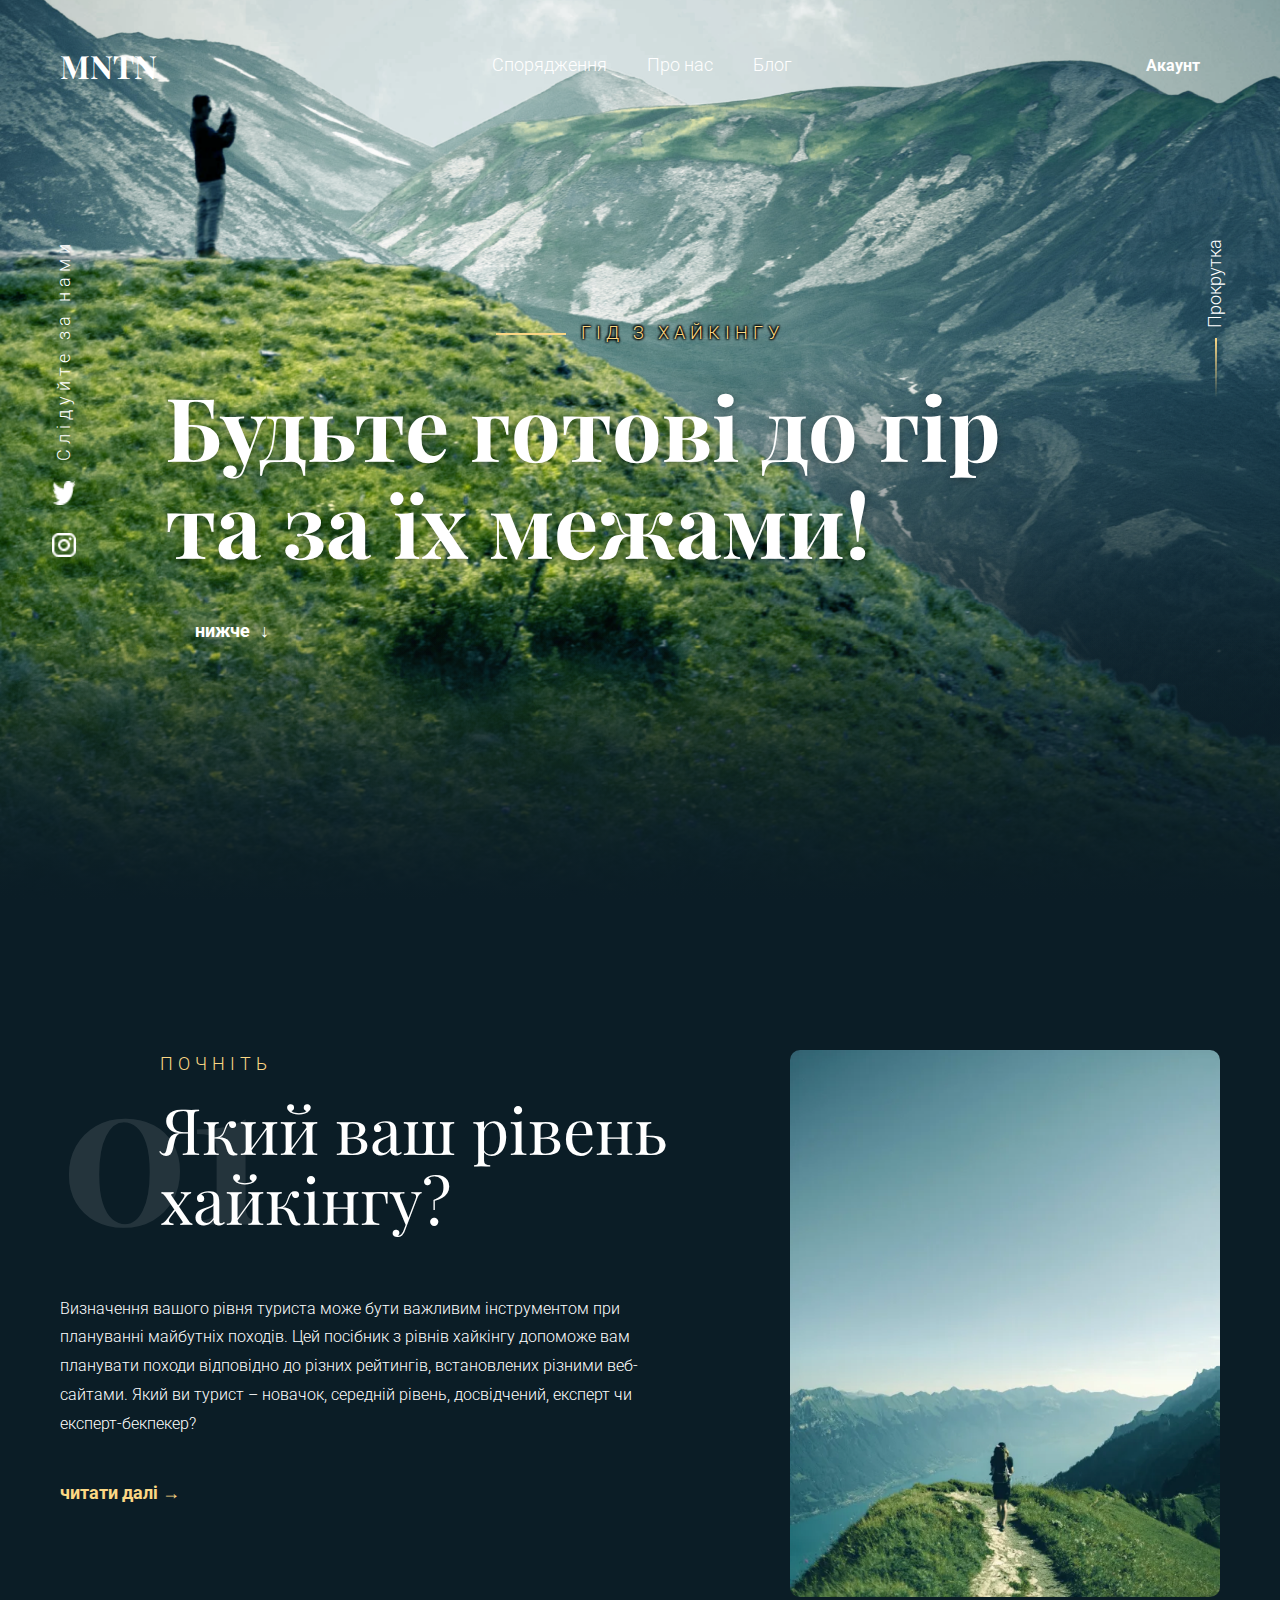
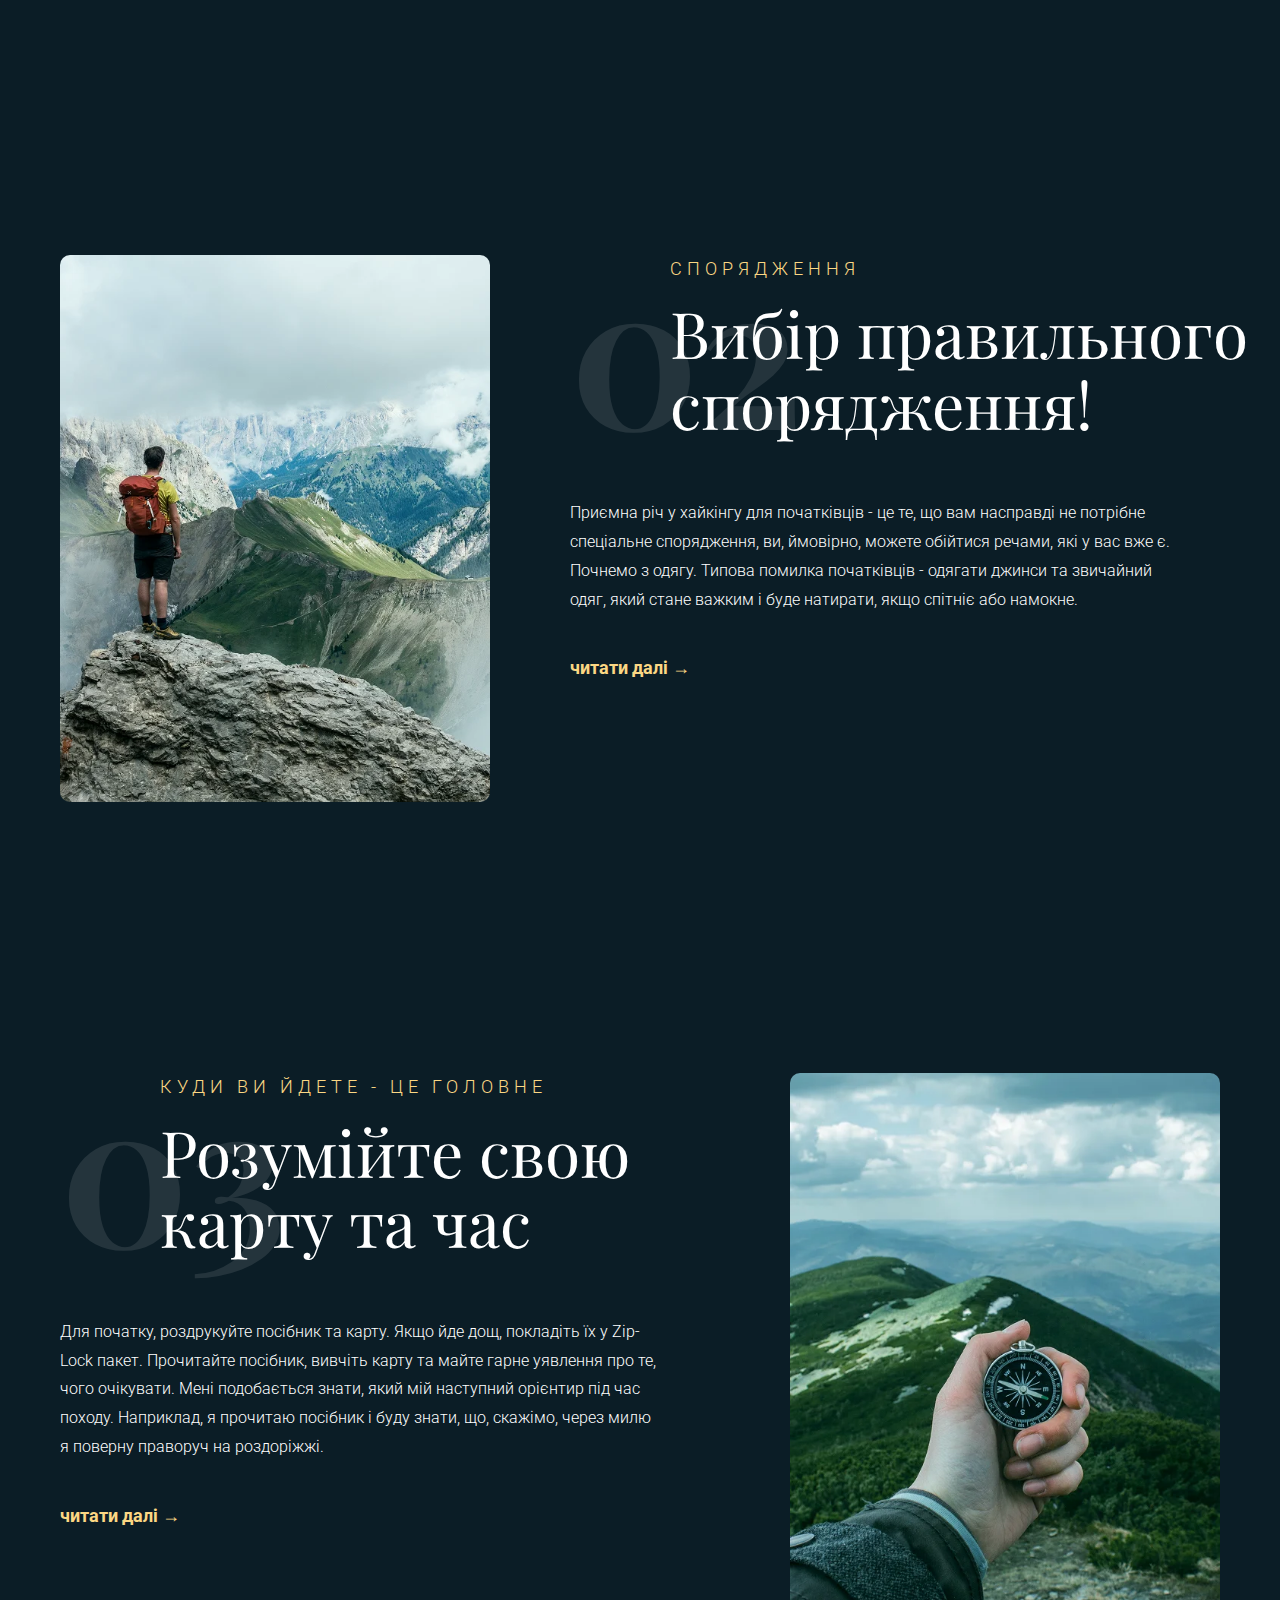
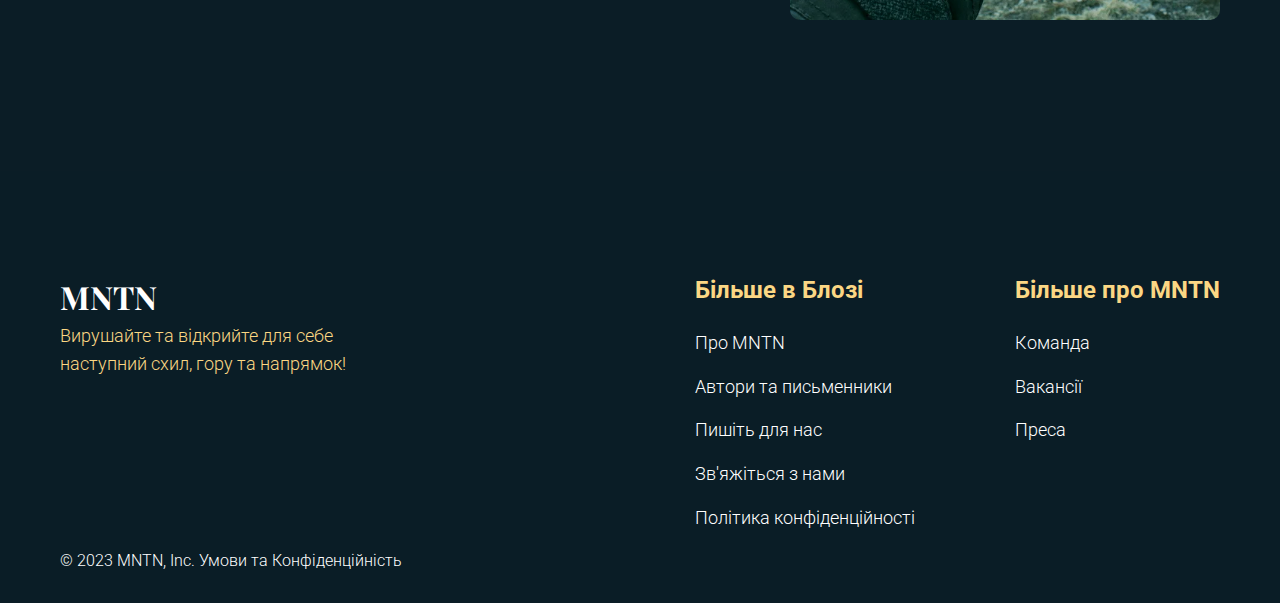
<file: index.html>
<!DOCTYPE html>
<html lang="uk">
<head>
    <meta charset="UTF-8">
    <meta name="viewport" content="width=device-width, initial-scale=1.0">
    <title>Блог про активний відпочинок і туризм</title>
    <link rel="stylesheet" href="styles.css">
    <link rel="preconnect" href="https://fonts.googleapis.com">
    <link rel="preconnect" href="https://fonts.gstatic.com" crossorigin>
    <link href="https://fonts.googleapis.com/css2?family=Playfair+Display:wght@400;700&family=Roboto:wght@300;400;700&display=swap" rel="stylesheet">
</head>
<body>
    <header>
        <div class="container">
            <div class="header-content">
                <a href="index.html" class="logo" style="text-decoration: none;">MNTN</a>
                <nav>
                    <ul>
                        <li><a href="equipment.html">Спорядження</a></li>
                        <li><a href="about.html">Про нас</a></li>
                        <li><a href="#">Блог</a></li>
                    </ul>
                </nav>
                <div class="auth-buttons">
                    <a href="#" class="login-btn" id="accountBtn">Акаунт</a>
                </div>
            </div>
        </div>
    </header>

    <section class="hero">
        <div class="hero-content">
            <div class="social-links">
                <span>Слідуйте за нами</span>
                <a href="#"><img src="images/1.webp" alt="Instagram"></a>
                <a href="#"><img src="images/2.webp" alt="Twitter"></a>
            </div>
            <div class="hero-text">
                <div class="hero-subtitle">
                    <div class="line"></div>
                    <div>ГІД З ХАЙКІНГУ</div>
                </div>
                <h1>Будьте готові до гір та за їх межами!</h1>
                <a href="#" class="cta-button">нижче <span>&#8595;</span></a>
            </div>
            <div class="scroll-indicator">
                <span>Прокрутка</span>
                <div class="scroll-line"></div>
            </div>
        </div>
        
        <div class="hero-background">
            <div class="background-layer bg-layer-3"></div>
            <div class="background-layer bg-layer-2"></div>
            <div class="background-layer bg-layer-1"></div>
        </div>
    </section>

    <section class="get-started">
        <div class="container">
            <div class="text-column">
                <div class="section-title">
                    <div class="number-bg">01</div>
                    <h2>ПОЧНІТЬ</h2>
                    <p>Який ваш рівень<br>хайкінгу?</p>
                </div>
                
                <div class="text-content">
                    <p>Визначення вашого рівня туриста може бути важливим інструментом при плануванні майбутніх походів. Цей посібник з рівнів хайкінгу допоможе вам планувати походи відповідно до різних рейтингів, встановлених різними веб-сайтами. Який ви турист – новачок, середній рівень, досвідчений, експерт чи експерт-бекпекер?</p>
                    <a href="#" class="read-more">читати далі →</a>
                </div>
            </div>
            
            <div class="image-column">
                <div class="image-content">
                    <img src="images\01.webp" alt="Турист" class="hiker-image">
                </div>
            </div>
        </div>
    </section>

    <section class="get-started hiking-gear">
        <div class="container">
            <div class="image-column">
                <div class="image-content">
                    <img src="images/02.webp" alt="Спорядження" class="hiker-image">
                </div>
            </div>
            
            <div class="text-column">
                <div class="section-title">
                    <div class="number-bg">02</div>
                    <h2>СПОРЯДЖЕННЯ</h2>
                    <p>Вибір правильного<br>спорядження!</p>
                </div>
                
                <div class="text-content">
                    <p>Приємна річ у хайкінгу для початківців - це те, що вам насправді не потрібне спеціальне спорядження, ви, ймовірно, можете обійтися речами, які у вас вже є. Почнемо з одягу. Типова помилка початківців - одягати джинси та звичайний одяг, який стане важким і буде натирати, якщо спітніє або намокне.</p>
                    <a href="#" class="read-more">читати далі →</a>
                </div>
            </div>
        </div>
    </section>

    <section class="get-started map-timing">
        <div class="container">
            <div class="text-column">
                <div class="section-title">
                    <div class="number-bg">03</div>
                    <h2>КУДИ ВИ ЙДЕТЕ - ЦЕ ГОЛОВНЕ</h2>
                    <p>Розумійте свою<br>карту та час</p>
                </div>
                
                <div class="text-content">
                    <p>Для початку, роздрукуйте посібник та карту. Якщо йде дощ, покладіть їх у Zip-Lock пакет. Прочитайте посібник, вивчіть карту та майте гарне уявлення про те, чого очікувати. Мені подобається знати, який мій наступний орієнтир під час походу. Наприклад, я прочитаю посібник і буду знати, що, скажімо, через милю я поверну праворуч на роздоріжжі.</p>
                    <a href="#" class="read-more">читати далі →</a>
                </div>
            </div>
            
            <div class="image-column">
                <div class="image-content">
                    <img src="images/03.webp" alt="Карта та час" class="hiker-image">
                </div>
            </div>
        </div>
    </section>

    <footer>
        <div class="container">
            <div class="footer-content">
                <div class="footer-logo">
                    <a href="index.html" class="logo" style="text-decoration: none;">MNTN</a>
                    <p>Вирушайте та відкрийте для себе наступний схил, гору та напрямок!</p>
                </div>
                <div class="footer-links">
                    <div class="footer-column">
                        <h4>Більше в Блозі</h4>
                        <ul>
                            <li><a href="about.html">Про MNTN</a></li>
                            <li><a href="#">Автори та письменники</a></li>
                            <li><a href="#">Пишіть для нас</a></li>
                            <li><a href="#">Зв'яжіться з нами</a></li>
                            <li><a href="#">Політика конфіденційності</a></li>
                        </ul>
                    </div>
                    <div class="footer-column">
                        <h4>Більше про MNTN</h4>
                        <ul>
                            <li><a href="#">Команда</a></li>
                            <li><a href="#">Вакансії</a></li>
                            <li><a href="#">Преса</a></li>
                        </ul>
                    </div>
                </div>
            </div>
            <div class="footer-bottom">
                <p>© 2023 MNTN, Inc. Умови та Конфіденційність</p>
            </div>
        </div>
    </footer>

    <a href="#" id="toTopBtn" class="to-top-btn">
        <span>&uarr;</span>
    </a>

    <div class="modal-overlay" id="modalOverlay"></div>
    <div class="modal" id="registrationModal">
        <button class="modal-close" id="modalCloseBtn">&times;</button>
        
        <h2>Створити акаунт</h2>
        <p>Приєднуйтесь до MNTN та почніть свою наступну пригоду.</p>
        
        <form id="registrationForm">
            <div class="form-group">
                <label for="username">Ім'я користувача</label>
                <input type="text" id="username" name="username" required>
            </div>
            <div class="form-group">
                <label for="email">Електронна пошта</label>
                <input type="email" id="email" name="email" required>
            </div>
            <div class="form-group">
                <label for="password">Пароль</label>
                <input type="password" id="password" name="password" required>
            </div>
            <div class="form-group">
                <label for="confirm_password">Підтвердьте пароль</label>
                <input type="password" id="confirm_password" name="confirm_password" required>
            </div>
            <button type="submit" class="cta-button form-submit-btn">Зареєструватися</button>
        </form>
    </div>

    <script src="main.js"></script>

</body>
</html>
</file>
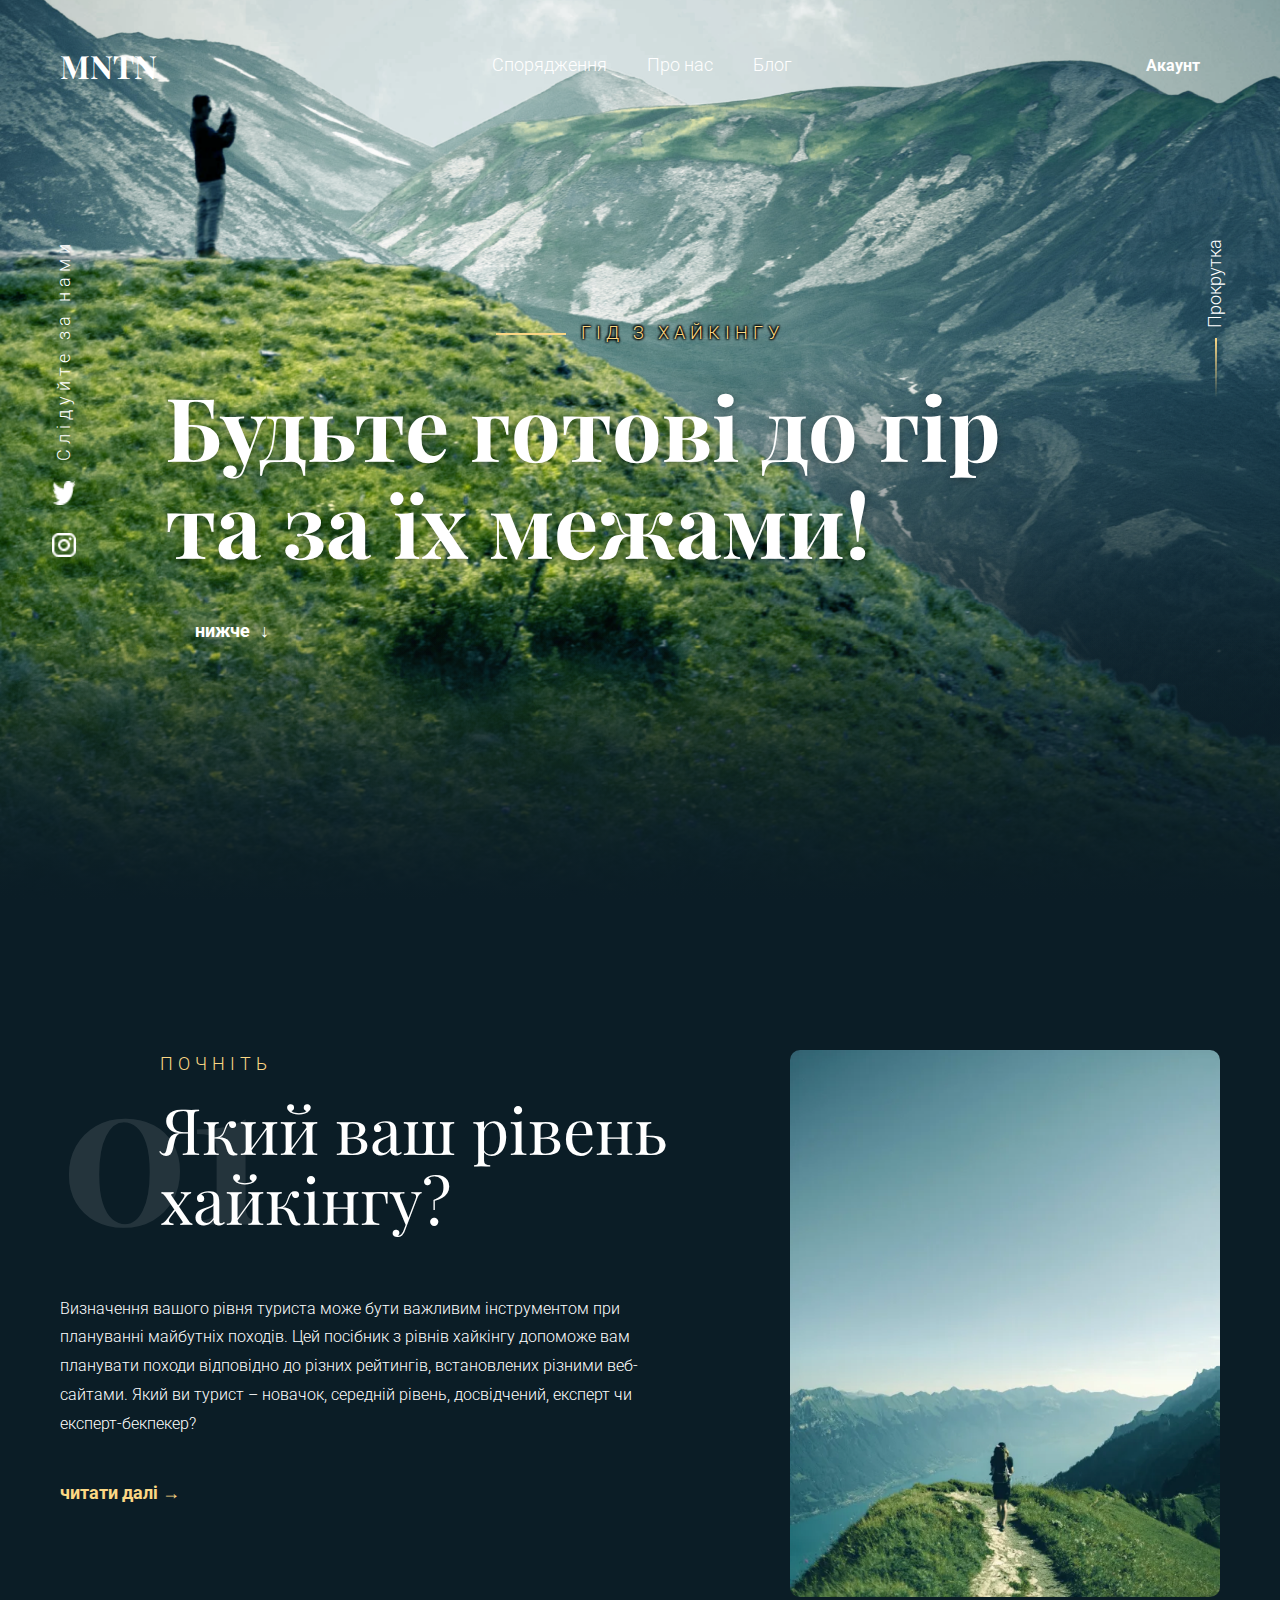
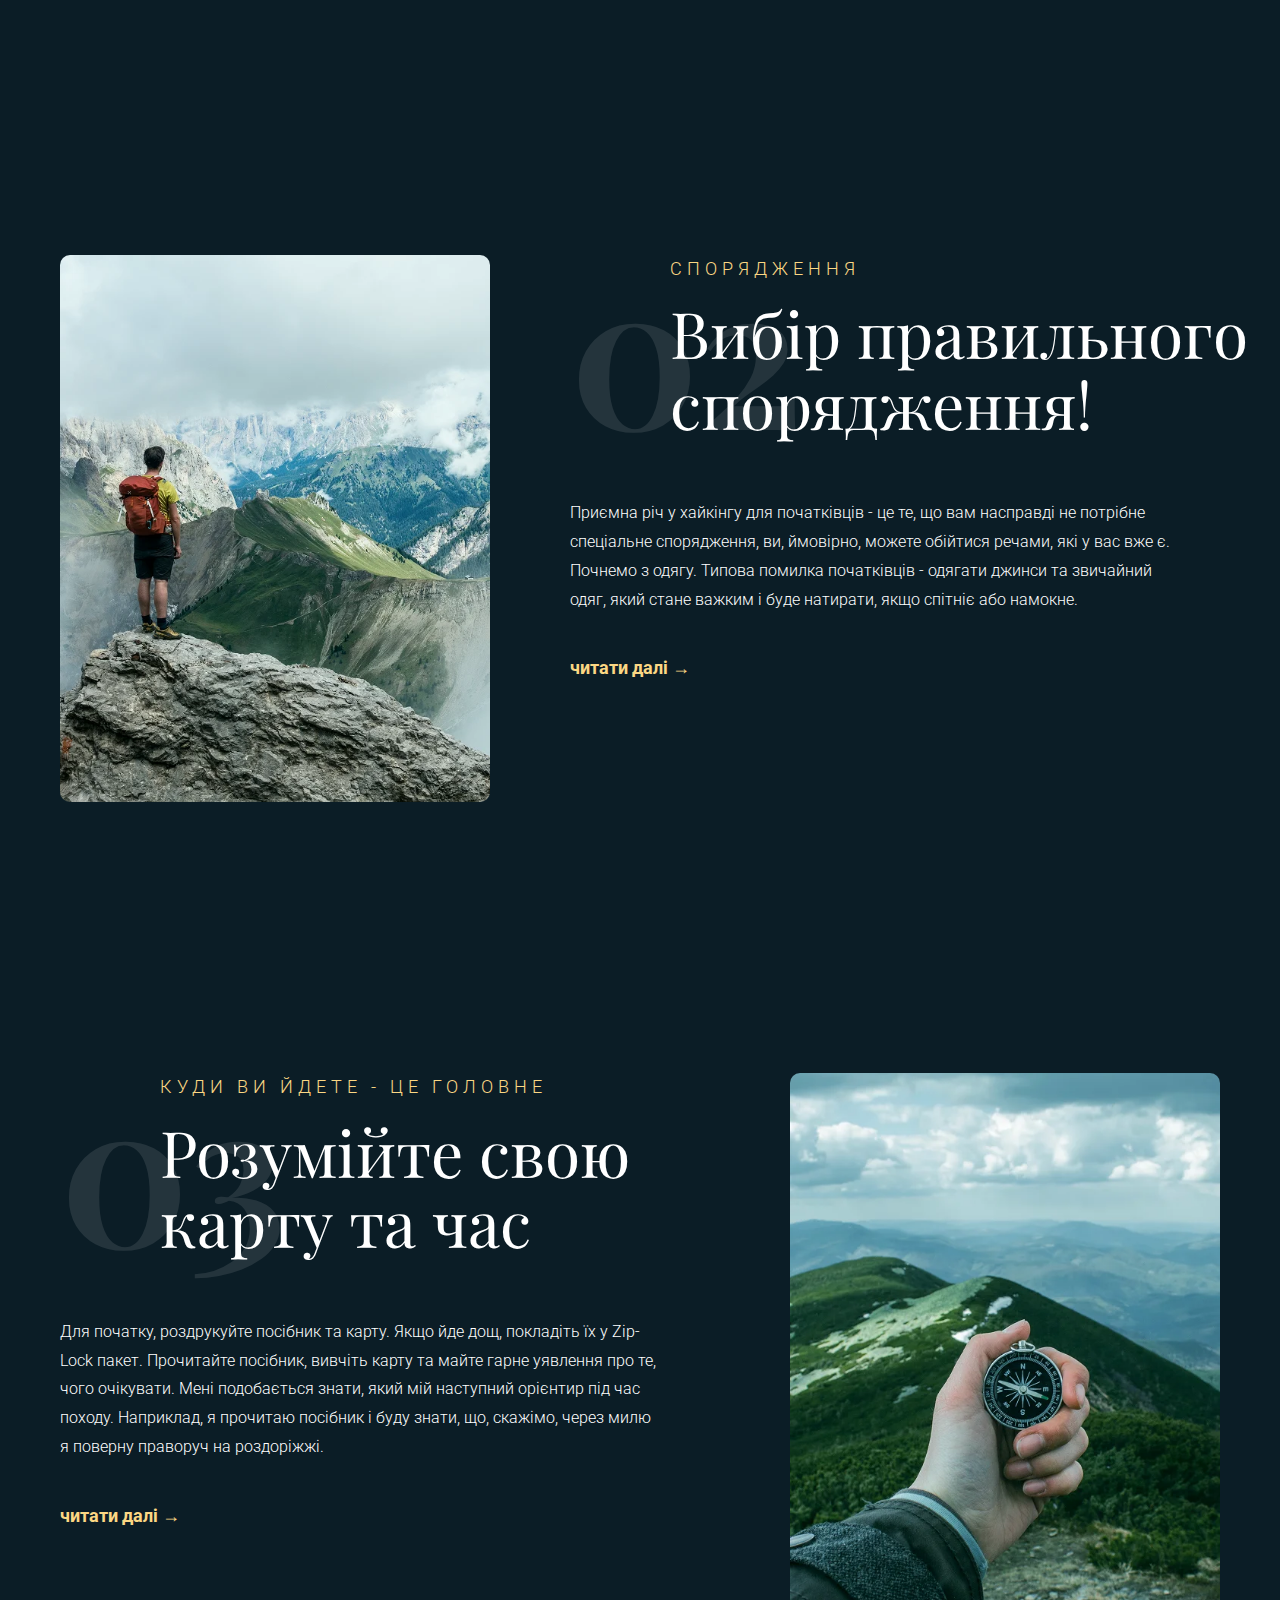
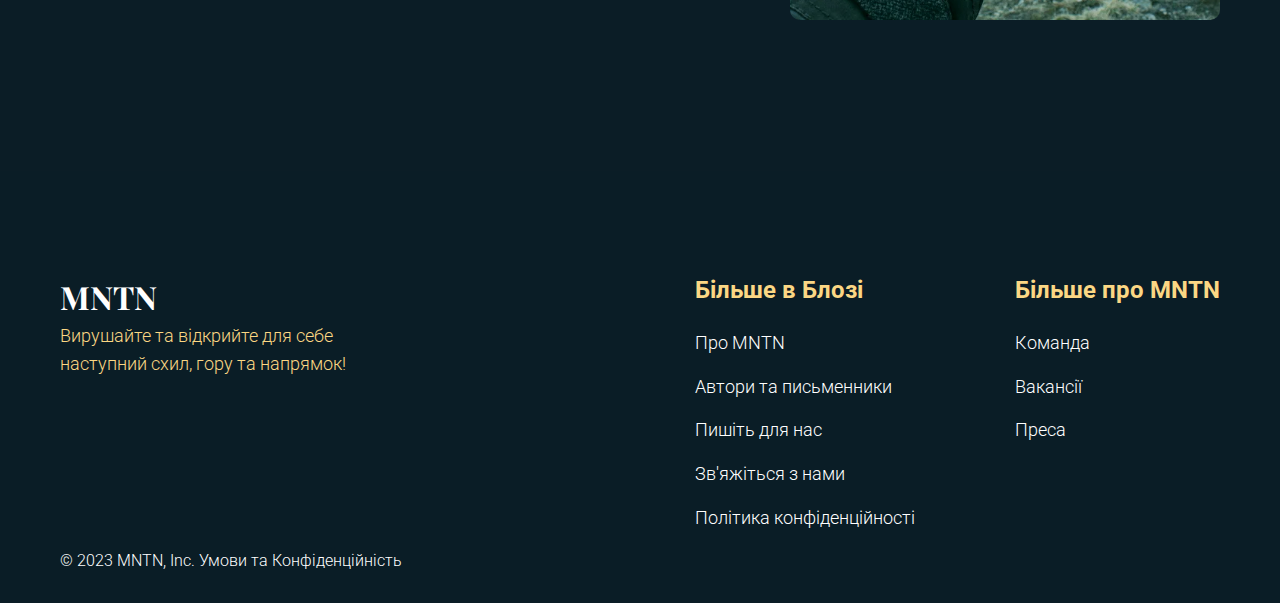
<file: курсовий/index.html>
<!DOCTYPE html>
<html lang="uk">
<head>
    <meta charset="UTF-8">
    <meta name="viewport" content="width=device-width, initial-scale=1.0">
    <title>MNTN - Хайкінг та Альпінізм</title>
    <link rel="stylesheet" href="styles.css">
    <link rel="preconnect" href="https://fonts.googleapis.com">
    <link rel="preconnect" href="https://fonts.gstatic.com" crossorigin>
    <link href="https://fonts.googleapis.com/css2?family=Playfair+Display:wght@400;700&family=Roboto:wght@300;400;700&display=swap" rel="stylesheet">
</head>
<body>
    <header>
        <div class="container">
            <div class="header-content">
                <a href="index.html" class="logo" style="text-decoration: none;">MNTN</a>
                <nav>
                    <ul>
                        <li><a href="equipment.html">Спорядження</a></li>
                        <li><a href="about.html">Про нас</a></li>
                        <li><a href="#">Блог</a></li>
                    </ul>
                </nav>
                <div class="auth-buttons">
                    <a href="#" class="login-btn" id="accountBtn">Акаунт</a>
                </div>
            </div>
        </div>
    </header>

    <section class="hero">
        <div class="hero-content">
            <div class="social-links">
                <span>Слідуйте за нами</span>
                <a href="#"><img src="images/1.webp" alt="Instagram"></a>
                <a href="#"><img src="images/2.webp" alt="Twitter"></a>
            </div>
            <div class="hero-text">
                <div class="hero-subtitle">
                    <div class="line"></div>
                    <div>ГІД З ХАЙКІНГУ</div>
                </div>
                <h1>Будьте готові до гір та за їх межами!</h1>
                <a href="#" class="cta-button">нижче <span>&#8595;</span></a>
            </div>
            <div class="scroll-indicator">
                <span>Прокрутка</span>
                <div class="scroll-line"></div>
            </div>
        </div>
        
        <div class="hero-background">
            <div class="background-layer bg-layer-3"></div>
            <div class="background-layer bg-layer-2"></div>
            <div class="background-layer bg-layer-1"></div>
        </div>
    </section>

    <section class="get-started">
        <div class="container">
            <div class="text-column">
                <div class="section-title">
                    <div class="number-bg">01</div>
                    <h2>ПОЧНІТЬ</h2>
                    <p>Який ваш рівень<br>хайкінгу?</p>
                </div>
                
                <div class="text-content">
                    <p>Визначення вашого рівня туриста може бути важливим інструментом при плануванні майбутніх походів. Цей посібник з рівнів хайкінгу допоможе вам планувати походи відповідно до різних рейтингів, встановлених різними веб-сайтами. Який ви турист – новачок, середній рівень, досвідчений, експерт чи експерт-бекпекер?</p>
                    <a href="#" class="read-more">читати далі →</a>
                </div>
            </div>
            
            <div class="image-column">
                <div class="image-content">
                    <img src="images\01.webp" alt="Турист" class="hiker-image">
                </div>
            </div>
        </div>
    </section>

    <section class="get-started hiking-gear">
        <div class="container">
            <div class="image-column">
                <div class="image-content">
                    <img src="images/02.webp" alt="Спорядження" class="hiker-image">
                </div>
            </div>
            
            <div class="text-column">
                <div class="section-title">
                    <div class="number-bg">02</div>
                    <h2>СПОРЯДЖЕННЯ</h2>
                    <p>Вибір правильного<br>спорядження!</p>
                </div>
                
                <div class="text-content">
                    <p>Приємна річ у хайкінгу для початківців - це те, що вам насправді не потрібне спеціальне спорядження, ви, ймовірно, можете обійтися речами, які у вас вже є. Почнемо з одягу. Типова помилка початківців - одягати джинси та звичайний одяг, який стане важким і буде натирати, якщо спітніє або намокне.</p>
                    <a href="#" class="read-more">читати далі →</a>
                </div>
            </div>
        </div>
    </section>

    <section class="get-started map-timing">
        <div class="container">
            <div class="text-column">
                <div class="section-title">
                    <div class="number-bg">03</div>
                    <h2>КУДИ ВИ ЙДЕТЕ - ЦЕ ГОЛОВНЕ</h2>
                    <p>Розумійте свою<br>карту та час</p>
                </div>
                
                <div class="text-content">
                    <p>Для початку, роздрукуйте посібник та карту. Якщо йде дощ, покладіть їх у Zip-Lock пакет. Прочитайте посібник, вивчіть карту та майте гарне уявлення про те, чого очікувати. Мені подобається знати, який мій наступний орієнтир під час походу. Наприклад, я прочитаю посібник і буду знати, що, скажімо, через милю я поверну праворуч на роздоріжжі.</p>
                    <a href="#" class="read-more">читати далі →</a>
                </div>
            </div>
            
            <div class="image-column">
                <div class="image-content">
                    <img src="images/03.webp" alt="Карта та час" class="hiker-image">
                </div>
            </div>
        </div>
    </section>

    <footer>
        <div class="container">
            <div class="footer-content">
                <div class="footer-logo">
                    <a href="index.html" class="logo" style="text-decoration: none;">MNTN</a>
                    <p>Вирушайте та відкрийте для себе наступний схил, гору та напрямок!</p>
                </div>
                <div class="footer-links">
                    <div class="footer-column">
                        <h4>Більше в Блозі</h4>
                        <ul>
                            <li><a href="about.html">Про MNTN</a></li>
                            <li><a href="#">Автори та письменники</a></li>
                            <li><a href="#">Пишіть для нас</a></li>
                            <li><a href="#">Зв'яжіться з нами</a></li>
                            <li><a href="#">Політика конфіденційності</a></li>
                        </ul>
                    </div>
                    <div class="footer-column">
                        <h4>Більше про MNTN</h4>
                        <ul>
                            <li><a href="#">Команда</a></li>
                            <li><a href="#">Вакансії</a></li>
                            <li><a href="#">Преса</a></li>
                        </ul>
                    </div>
                </div>
            </div>
            <div class="footer-bottom">
                <p>© 2023 MNTN, Inc. Умови та Конфіденційність</p>
            </div>
        </div>
    </footer>

    <a href="#" id="toTopBtn" class="to-top-btn">
        <span>&uarr;</span>
    </a>

    <div class="modal-overlay" id="modalOverlay"></div>
    <div class="modal" id="registrationModal">
        <button class="modal-close" id="modalCloseBtn">&times;</button>
        
        <h2>Створити акаунт</h2>
        <p>Приєднуйтесь до MNTN та почніть свою наступну пригоду.</p>
        
        <form id="registrationForm">
            <div class="form-group">
                <label for="username">Ім'я користувача</label>
                <input type="text" id="username" name="username" required>
            </div>
            <div class="form-group">
                <label for="email">Електронна пошта</label>
                <input type="email" id="email" name="email" required>
            </div>
            <div class="form-group">
                <label for="password">Пароль</label>
                <input type="password" id="password" name="password" required>
            </div>
            <div class="form-group">
                <label for="confirm_password">Підтвердьте пароль</label>
                <input type="password" id="confirm_password" name="confirm_password" required>
            </div>
            <button type="submit" class="cta-button form-submit-btn">Зареєструватися</button>
        </form>
    </div>

    <script src="main.js"></script>

</body>
</html>
</file>
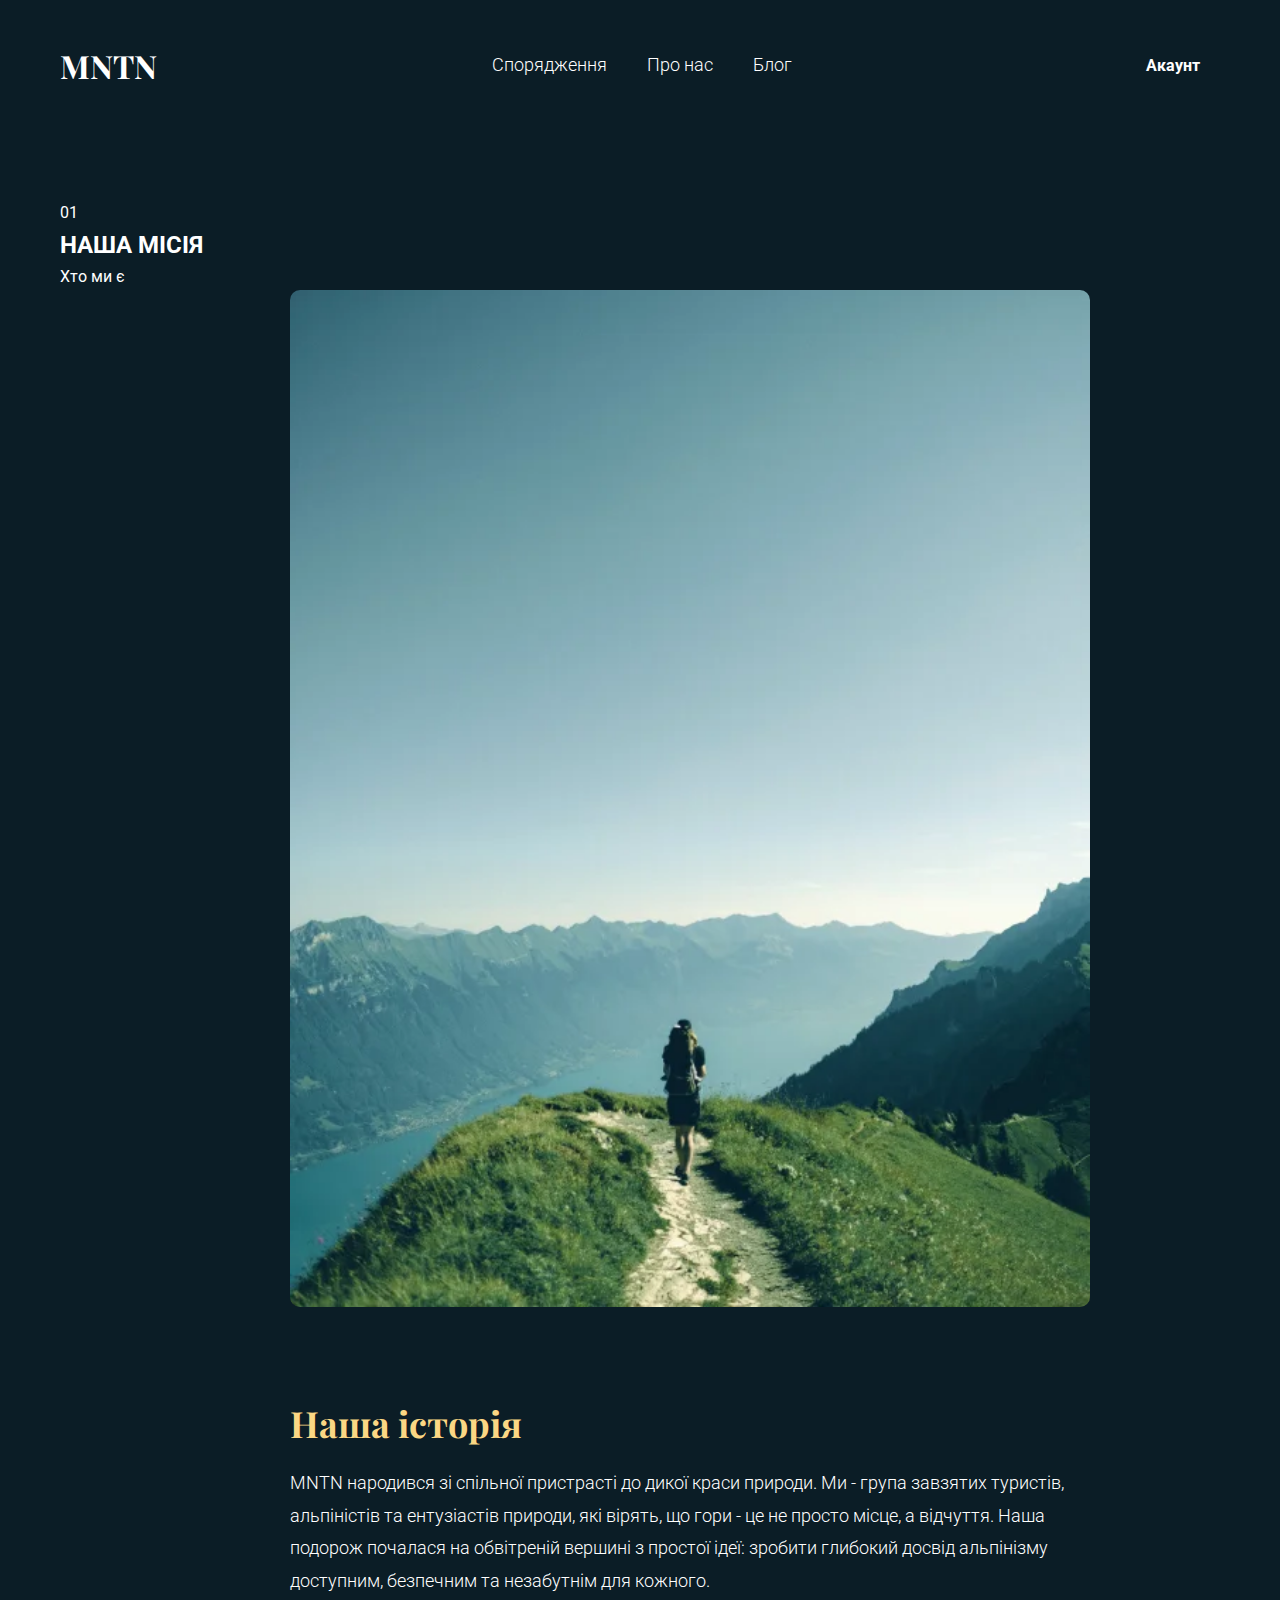
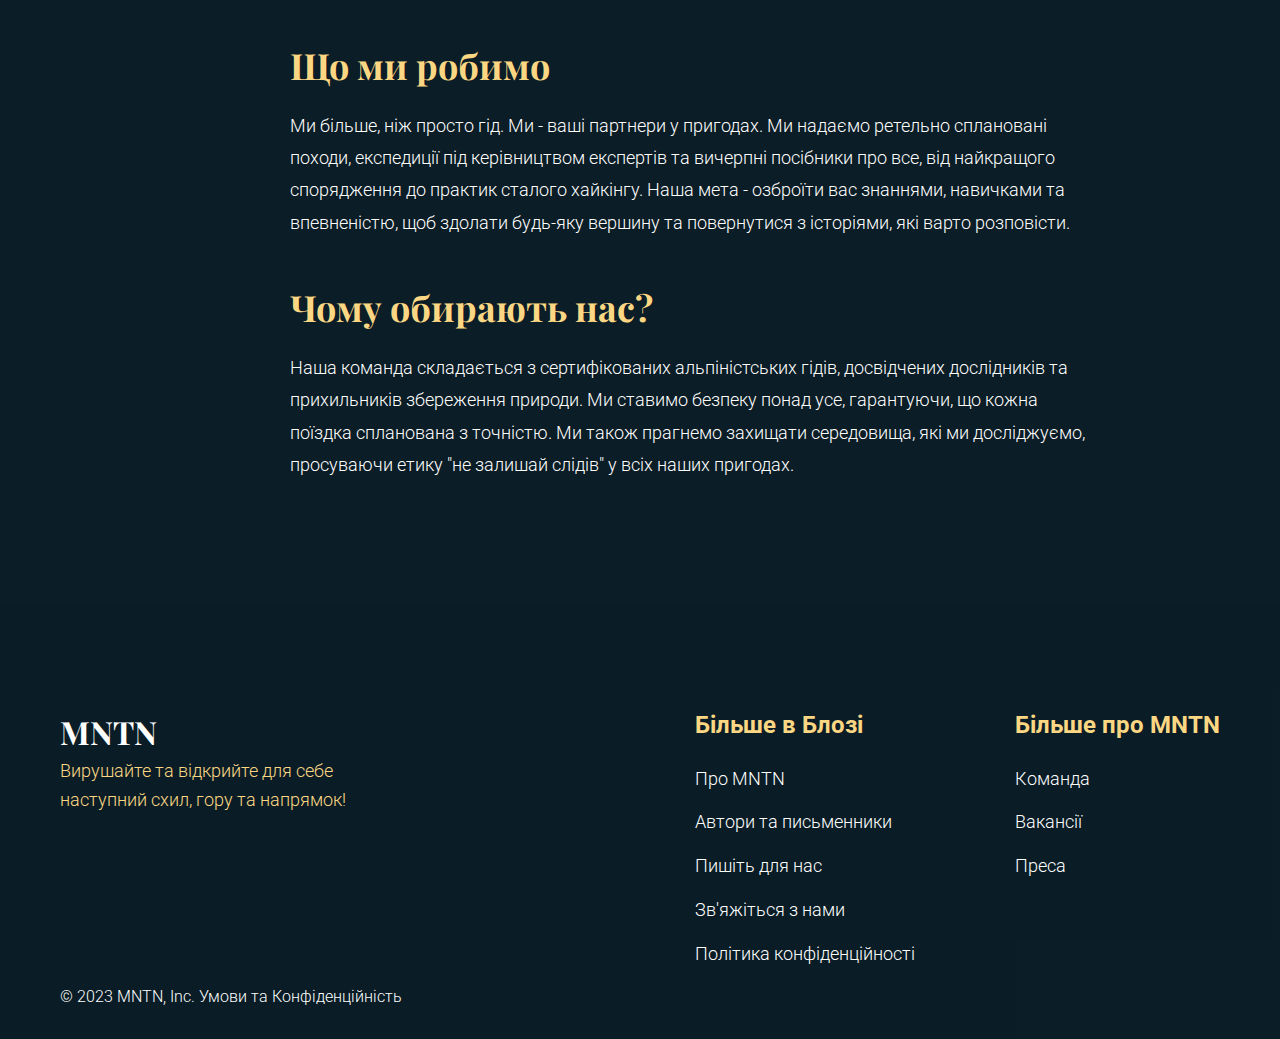
<file: about.html>
<!DOCTYPE html>
<html lang="uk">
<head>
    <meta charset="UTF-8">
    <meta name="viewport" content="width=device-width, initial-scale=1.0">
    <title>Про нас - MNTN</title> 
    
    <link rel="stylesheet" href="styles.css">
    <link rel="preconnect" href="https://fonts.googleapis.com">
    <link rel="preconnect" href="https://fonts.gstatic.com" crossorigin>
    <link href="https://fonts.googleapis.com/css2?family=Playfair+Display:wght@400;700&family=Roboto:wght@300;400;700&display=swap" rel="stylesheet">
</head>
<body>
    
    <header>
        <div class="container">
            <div class="header-content">
                <a href="index.html" class="logo" style="text-decoration: none;">MNTN</a>
                <nav>
                    <ul>
                        <li><a href="equipment.html">Спорядження</a></li>
                        <li><a href="about.html">Про нас</a></li>
                        <li><a href="#">Блог</a></li>
                    </ul>
                </nav>
                <div class="auth-buttons">
                    <a href="#" class="login-btn" id="accountBtn">Акаунт</a>
                </div>
            </div>
        </div>
    </header>

    <main class="about-page">
        <div class="container">
            <div class="section-title">
                <div class="number-bg">01</div>
                <h2>НАША МІСІЯ</h2>
                <p>Хто ми є</p>
            </div>
            
            <div class="about-content">
                <img src="images/01.webp" alt="Наша команда в поході" class="about-image">
                <h3>Наша історія</h3>
                <p>MNTN народився зі спільної пристрасті до дикої краси природи. Ми - група завзятих туристів, альпіністів та ентузіастів природи, які вірять, що гори - це не просто місце, а відчуття. Наша подорож почалася на обвітреній вершині з простої ідеї: зробити глибокий досвід альпінізму доступним, безпечним та незабутнім для кожного.</p>
                
                <h3>Що ми робимо</h3>
                <p>Ми більше, ніж просто гід. Ми - ваші партнери у пригодах. Ми надаємо ретельно сплановані походи, експедиції під керівництвом експертів та вичерпні посібники про все, від найкращого спорядження до практик сталого хайкінгу. Наша мета - озброїти вас знаннями, навичками та впевненістю, щоб здолати будь-яку вершину та повернутися з історіями, які варто розповісти.</p>
                
                <h3>Чому обирають нас?</h3>
                <p>Наша команда складається з сертифікованих альпіністських гідів, досвідчених дослідників та прихильників збереження природи. Ми ставимо безпеку понад усе, гарантуючи, що кожна поїздка спланована з точністю. Ми також прагнемо захищати середовища, які ми досліджуємо, просуваючи етику "не залишай слідів" у всіх наших пригодах.</p>
            </div>
        </div>
    </main>

    <footer>
        <div class="container">
            <div class="footer-content">
                <div class="footer-logo">
                    <a href="index.html" class="logo" style="text-decoration: none;">MNTN</a>
                    <p>Вирушайте та відкрийте для себе наступний схил, гору та напрямок!</p>
                </div>
                <div class="footer-links">
                    <div class="footer-column">
                        <h4>Більше в Блозі</h4>
                        <ul>
                            <li><a href="about.html">Про MNTN</a></li>
                            <li><a href="#">Автори та письменники</a></li>
                            <li><a href="#">Пишіть для нас</a></li>
                            <li><a href="#">Зв'яжіться з нами</a></li>
                            <li><a href="#">Політика конфіденційності</a></li>
                        </ul>
                    </div>
                    <div class="footer-column">
                        <h4>Більше про MNTN</h4>
                        <ul>
                            <li><a href="#">Команда</a></li>
                            <li><a href="#">Вакансії</a></li>
                            <li><a href="#">Преса</a></li>
                        </ul>
                    </div>
                </div>
            </div>
            <div class="footer-bottom">
                <p>© 2023 MNTN, Inc. Умови та Конфіденційність</p>
            </div>
        </div>
    </footer>

    <a href="#" id="toTopBtn" class="to-top-btn">
        <span>&uarr;</span>
    </a>

    <div class="modal-overlay" id="modalOverlay"></div>
    <div class="modal" id="registrationModal">
        <button class="modal-close" id="modalCloseBtn">&times;</button>
        
        <h2>Створити акаунт</h2>
        <p>Приєднуйтесь до MNTN та почніть свою наступну пригоду.</p>
        
        <form id="registrationForm">
            <div class="form-group">
                <label for="username">Ім'я користувача</label>
                <input type="text" id="username" name="username" required>
            </div>
            <div class="form-group">
                <label for="email">Електронна пошта</label>
                <input type="email" id="email" name="email" required>
            </div>
            <div class="form-group">
                <label for="password">Пароль</label>
                <input type="password" id="password" name="password" required>
            </div>
            <div class="form-group">
                <label for="confirm_password">Підтвердьте пароль</label>
                <input type="password" id="confirm_password" name="confirm_password" required>
            </div>
            <button type="submit" class="cta-button form-submit-btn">Зареєструватися</button>
        </form>
    </div>

    <script src="main.js"></script>

</body>
</html>
</file>
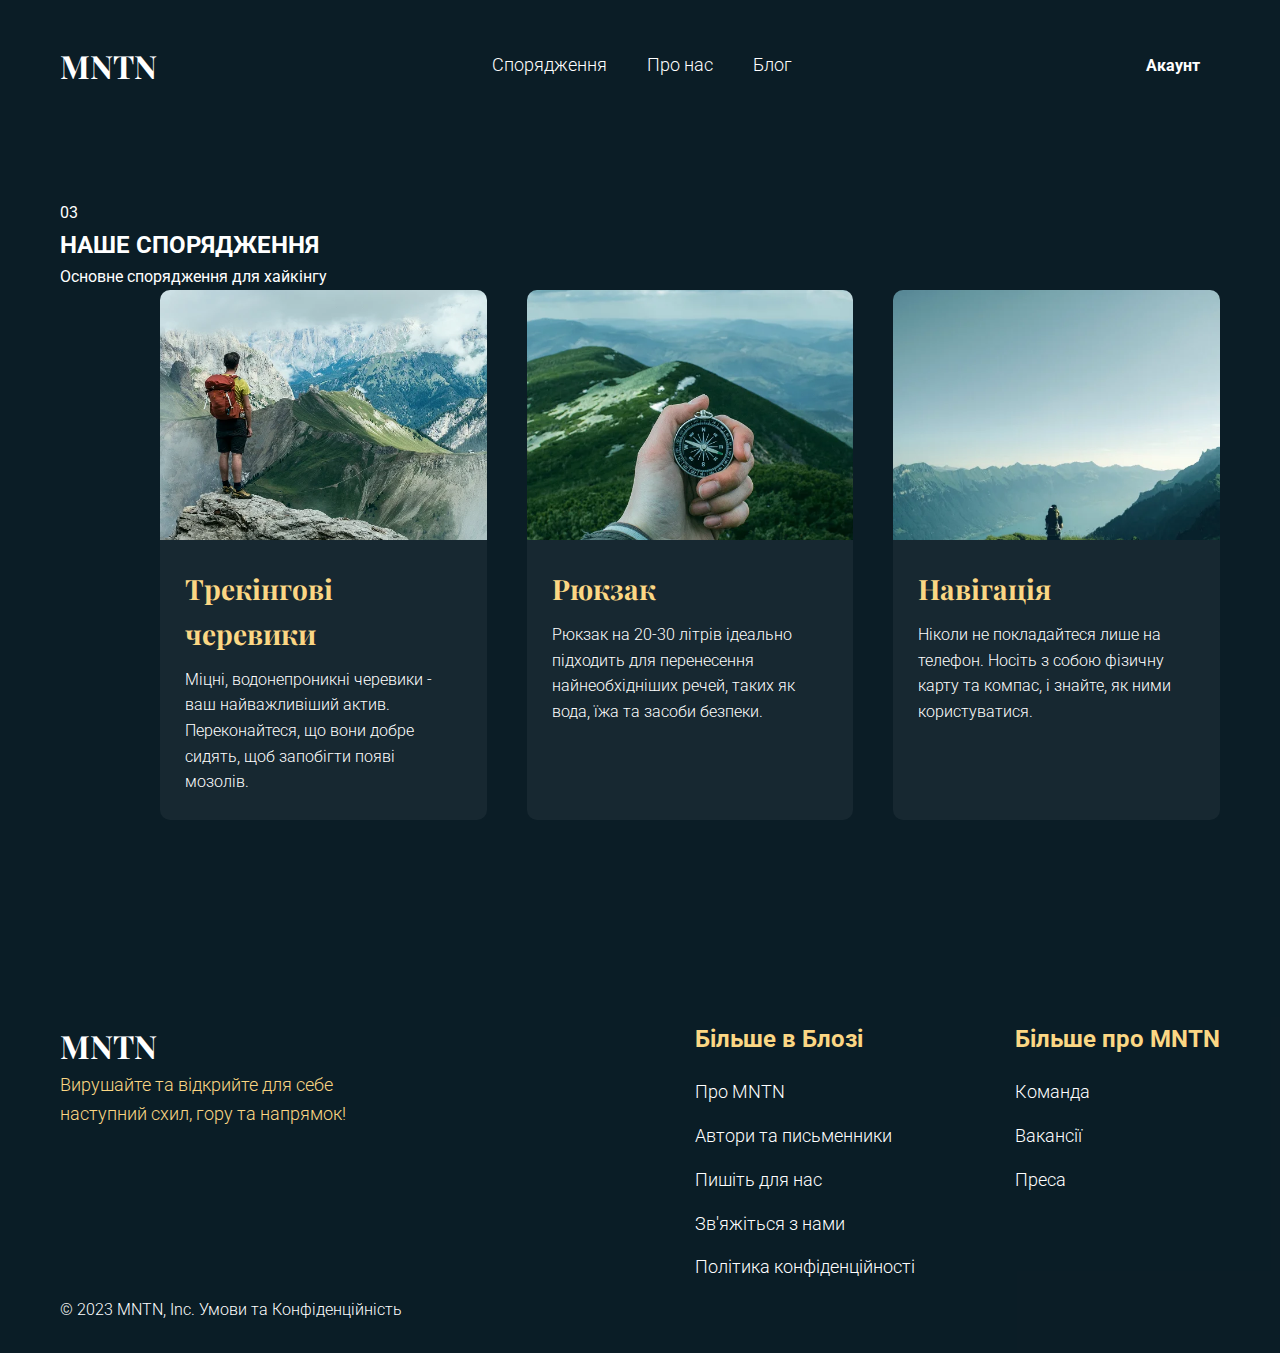
<file: equipment.html>
<!DOCTYPE html>
<html lang="uk">
<head>
    <meta charset="UTF-8">
    <meta name="viewport" content="width=device-width, initial-scale=1.0">
    <title>Спорядження - MNTN</title>
    
    <link rel="stylesheet" href="styles.css">
    <link rel="preconnect" href="https://fonts.googleapis.com">
    <link rel="preconnect" href="https://fonts.gstatic.com" crossorigin>
    <link href="https://fonts.googleapis.com/css2?family=Playfair+Display:wght@400;700&family=Roboto:wght@300;400;700&display=swap" rel="stylesheet">
</head>
<body>
    
    <header>
        <div class="container">
            <div class="header-content">
                <a href="index.html" class="logo" style="text-decoration: none;">MNTN</a>
                <nav>
                    <ul>
                        <li><a href="equipment.html">Спорядження</a></li>
                        <li><a href="about.html">Про нас</a></li>
                        <li><a href="#">Блог</a></li>
                    </ul>
                </nav>
                <div class="auth-buttons">
                    <a href="#" class="login-btn" id="accountBtn">Акаунт</a>
                </div>
            </div>
        </div>
    </header>

    <main class="equipment-page">
        <div class="container">
            <div class="section-title">
                <div class="number-bg">03</div>
                <h2>НАШЕ СПОРЯДЖЕННЯ</h2>
                <p>Основне спорядження для хайкінгу</p>
            </div>
            
            <div class="equipment-grid">
                
                <div class="equipment-item">
                    <img src="images/02.webp" alt="Трекінгові черевики" class="equipment-image">
                    <h3>Трекінгові черевики</h3>
                    <p>Міцні, водонепроникні черевики - ваш найважливіший актив. Переконайтеся, що вони добре сидять, щоб запобігти появі мозолів.</p>
                </div>

                <div class="equipment-item">
                    <img src="images/03.webp" alt="Рюкзак" class="equipment-image">
                    <h3>Рюкзак</h3>
                    <p>Рюкзак на 20-30 літрів ідеально підходить для перенесення найнеобхідніших речей, таких як вода, їжа та засоби безпеки.</p>
                </div>

                <div class="equipment-item">
                    <img src="images/01.webp" alt="Засоби навігації" class="equipment-image">
                    <h3>Навігація</h3>
                    <p>Ніколи не покладайтеся лише на телефон. Носіть з собою фізичну карту та компас, і знайте, як ними користуватися.</p>
                </div>
                
            </div>
        </div>
    </main>

    <footer>
        <div class="container">
            <div class="footer-content">
                <div class="footer-logo">
                    <a href="index.html" class="logo" style="text-decoration: none;">MNTN</a>
                    <p>Вирушайте та відкрийте для себе наступний схил, гору та напрямок!</p>
                </div>
                <div class="footer-links">
                    <div class="footer-column">
                        <h4>Більше в Блозі</h4>
                        <ul>
                            <li><a href="about.html">Про MNTN</a></li>
                            <li><a href="#">Автори та письменники</a></li>
                            <li><a href="#">Пишіть для нас</a></li>
                            <li><a href="#">Зв'яжіться з нами</a></li>
                            <li><a href="#">Політика конфіденційності</a></li>
                        </ul>
                    </div>
                    <div class="footer-column">
                        <h4>Більше про MNTN</h4>
                        <ul>
                            <li><a href="#">Команда</a></li>
                            <li><a href="#">Вакансії</a></li>
                            <li><a href="#">Преса</a></li>
                        </ul>
                    </div>
                </div>
            </div>
            <div class="footer-bottom">
                <p>© 2023 MNTN, Inc. Умови та Конфіденційність</p>
            </div>
        </div>
    </footer>

    <a href="#" id="toTopBtn" class="to-top-btn">
        <span>&uarr;</span>
    </a>

    <div class="modal-overlay" id="modalOverlay"></div>
    <div class="modal" id="registrationModal">
        <button class="modal-close" id="modalCloseBtn">&times;</button>
        
        <h2>Створити акаунт</h2>
        <p>Приєднуйтесь до MNTN та почніть свою наступну пригоду.</p>
        
        <form id="registrationForm">
            <div class="form-group">
                <label for="username">Ім'я користувача</label>
                <input type="text" id="username" name="username" required>
            </div>
            <div class="form-group">
                <label for="email">Електронна пошта</label>
                <input type="email" id="email" name="email" required>
            </div>
            <div class="form-group">
                <label for="password">Пароль</label>
                <input type="password" id="password" name="password" required>
            </div>
            <div class="form-group">
                <label for="confirm_password">Підтвердьте пароль</label>
                <input type="password" id="confirm_password" name="confirm_password" required>
            </div>
            <button type="submit" class="cta-button form-submit-btn">Зареєструватися</button>
        </form>
    </div>

    <script src="main.js"></script>

</body>
</html>
</file>
<file: styles.css>
* {
    margin: 0;
    padding: 0;
    box-sizing: border-box;
}

body {
    font-family: 'Roboto', sans-serif;
    background-color: #0B1D26;
    color: #FFFFFF;
    line-height: 1.6;
    overflow-x: hidden;
}

.container {
    max-width: 1200px;
    margin: 0 auto;
    padding: 0 20px;
}

header {
    padding: 40px 0;
    position: absolute;
    width: 100%;
    z-index: 100;
}

.header-content {
    display: flex;
    justify-content: space-between;
    align-items: center;
}

.logo {
    font-family: 'Playfair Display', serif;
    font-size: 32px;
    font-weight: bold;
    color: #FFFFFF;
}

nav ul {
    display: flex;
    list-style: none;
    gap: 40px;
}

nav a {
    color: #FFFFFF;
    text-decoration: none;
    font-size: 18px;
    transition: color 0.3s;
    font-weight: 300;
}

nav a:hover {
    color: #FBD784;
}

.auth-buttons {
    display: flex;
    gap: 15px;
}

.login-btn, .register-btn {
    padding: 10px 20px;
    border-radius: 5px;
    text-decoration: none;
    font-weight: bold;
    transition: all 0.3s;
    font-size: 16px;
}

.login-btn {
    color: #FFFFFF;
}

.login-btn:hover {
    background-color: #FFFFFF;
    color: #0B1D26;
}

.register-btn {
    background-color: #FBD784;
    color: #0B1D26;
}

.register-btn:hover {
    background-color: #FFFFFF;
}

.hero {
    position: relative;
    height: 100vh;
    display: flex;
    align-items: center;
    overflow: hidden;
}

.hero-content {
    position: relative;
    z-index: 10;
    width: 100%;
    display: flex;
    justify-content: space-between;
    padding: 0 50px;
}

.social-links {
    display: flex;
    flex-direction: column;
    align-items: center;
    gap: 20px;
}

.social-links span {
    writing-mode: vertical-rl;
    transform: rotate(180deg);
    color: #FFFFFF;
    font-size: 18px;
    letter-spacing: 5px;
    font-weight: 300;
}

.social-links a {
    display: block;
    transition: transform 0.3s;
}

.social-links a:hover {
    transform: translateY(-5px);
}

.social-links img {
    width: 24px;
    height: 24px;
}

.hero-text {
    max-width: 950px;
    margin: 0 auto;
    position: relative;
    padding-top: 80px;
}

.hero-subtitle {
    display: flex;
    align-items: center;
    justify-content: center;
    gap: 15px;
    margin-bottom: 30px;
    font-size: 18px;
    color: #FBD784;
    text-transform: uppercase;
    letter-spacing: 5px;
    font-weight: 300;
    text-shadow: 1px 1px 2px black, -1px -1px 2px black, 1px -1px 2px black, -1px 1px 2px black;
}

.line {
    width: 70px;
    height: 2px;
    background-color: #FBD784;
}

.hero-text h1 {
    font-family: 'Playfair Display', serif;
    font-size: 88px;
    font-weight: bold;
    margin-bottom: 30px;
    color: #FFFFFF;
    text-shadow: 0 2px 10px rgba(0, 0, 0, 0.3);
    line-height: 1.1;
    text-align: left;
}

.hero-text p {
    font-size: 18px;
    margin-bottom: 40px;
    color: #FFFFFF;
    max-width: 700px;
    margin-left: auto;
    margin-right: auto;
    font-weight: 300;
    line-height: 1.8;
}

.cta-button {
    display: inline-flex;
    align-items: center;
    gap: 10px;
    padding: 15px 30px;
    color: #ffffff;
    text-decoration: none;
    font-weight: bold;
    border-radius: 5px;
    transition: all 0.3s;
    font-size: 18px;
}

.cta-button:hover {
    background-color: #FFFFFF;
    transform: translateY(-3px);
}

.scroll-indicator {
    display: flex;
    flex-direction: column;
    align-items: center;
    gap: 10px;
}

.scroll-indicator span {
    writing-mode: vertical-rl;
    transform: rotate(180deg);
    color: #FFFFFF;
    font-size: 18px;
    font-weight: 300;
}

.scroll-line {
    width: 2px;
    height: 60px;
    background: linear-gradient(to bottom, #FBD784, transparent);
}

.hero {
    position: relative;
    height: 100vh;
    display: flex;
    align-items: center;
    overflow: hidden;
}

.hero-background {
    position: absolute;
    top: 0;
    left: 0;
    width: 100%;
    height: 100%;
    z-index: 1;
}

.background-layer {
    position: absolute;
    top: 0;
    left: 0;
    width: 100%;
    height: 100%;
    background-size: cover;
    background-position: center;
}

.bg-layer-1 {
    z-index: 1;
    background-image: 
        linear-gradient(to bottom, transparent 30%, rgba(11, 29, 38, 0.8) 60%, rgba(11, 29, 38, 1) 80%),
        url('images/HG.webp');
}

.bg-layer-2 {
    z-index: 2;
    background-image: 
        linear-gradient(to bottom, transparent 40%, rgba(11, 29, 38, 0.7) 70%, rgba(11, 29, 38, 1) 90%),
        url('images/MG.webp');
    transform: translateY(0%); 
}

.bg-layer-3 {
    z-index: 3;
    background-image: 
        linear-gradient(to bottom, transparent 50%, rgba(11, 29, 38, 0.6) 80%, rgba(11, 29, 38, 1) 100%),
        url('images/VG.webp');
    transform: translateY(10%);
}

.hero-background::after {
    content: '';
    position: absolute;
    bottom: 0;
    left: 0;
    width: 100%;
    height: 30%;
    background: linear-gradient(to top, rgba(11, 29, 38, 1) 0%, rgba(11, 29, 38, 0.8) 20%, transparent 100%);
    z-index: 4;
}

@media (max-width: 768px) {
    .hero-content {
        flex-direction: column;
        gap: 40px;
        padding: 0 20px;
    }
    
    .social-links {
        flex-direction: row;
        writing-mode: unset;
        transform: none;
    }
    
    .social-links span {
        writing-mode: unset;
        transform: none;
    }
    
    .scroll-indicator {
        flex-direction: row;
    }
    
    .scroll-indicator span {
        writing-mode: unset;
        transform: none;
    }
    
    .scroll-line {
        width: 60px;
        height: 2px;
        background: linear-gradient(to right, #FBD784, transparent);
    }
    
    .hero-text h1 {
        font-size: 48px;
    }
}

@media (max-width: 480px) {
    .hero-text h1 {
        font-size: 36px;
    }
    
    .hero-text p {
        font-size: 16px;
    }
}

.get-started .container {
    max-width: 1200px;
    margin: 0 auto;
    padding: 0 20px;
    display: grid;
    grid-template-columns: 1fr 1fr;
    gap: 80px;
    align-items: start;
}

.get-started .text-content {
    grid-column: 1;
    margin-bottom: 0;
}

.get-started .image-content {
    grid-column: 2;
    grid-row: 1 / span 2;
}

.get-started .section-title {
    grid-column: 1;
    margin-bottom: 40px;
}
.get-started {
    padding: 150px 0 100px;
    background-color: #0B1D26;
}

.get-started .container {
    margin: 0 auto;
    padding: 0 20px;
}

.get-started .section-title {
    text-align: left;
    margin-bottom: 60px;
    position: relative;
    padding-left: 100px;
    width: 650px;
}

.get-started .section-title h2 {
    font-size: 18px;
    color: #FBD784;
    text-transform: uppercase;
    letter-spacing: 5px;
    margin-bottom: 15px;
    font-weight: 300;
}

.get-started .section-title p {
    font-family: 'Playfair Display', serif;
    font-size: 64px;
    color: #FFFFFF;
    margin: 0;
    line-height: 1.1;
    width: 650px;
}

.get-started .number-bg {
    position: absolute;
    left: 0;
    top: 50%;
    transform: translateY(-50%);
    font-family: 'Playfair Display', serif;
    font-size: 200px;
    font-weight: bold;
    color: #FFFFFF;
    opacity: 0.1;
}

.get-started .text-content {
    width: 600px;
    margin-bottom: 60px;
}

.get-started .text-content p {
    font-size: 16px;
    line-height: 1.8;
    margin-bottom: 40px;
    color: #FFFFFF;
    font-weight: 300;
    font-family: 'Roboto', sans-serif;
    max-width: 600px;
}

.get-started .read-more {
    display: inline-flex;
    align-items: center;
    gap: 10px;
    color: #FBD784;
    text-decoration: none;
    font-weight: bold;
    font-size: 18px;
}

.get-started .image-content {
    width: 100%;
}

.get-started .hiker-image {
    width: 100%;
    height: auto;
    border-radius: 10px;
    z-index: 10;
}

.features {
    padding: 100px 0;
    background-color: #0B1D26;
}

.features-grid {
    display: grid;
    grid-template-columns: repeat(3, 1fr);
    gap: 40px;
}

.feature {
    text-align: center;
    padding: 40px 30px;
    border-radius: 10px;
    background-color: rgba(251, 215, 132, 0.05);
    transition: transform 0.3s;
}

.feature:hover {
    transform: translateY(-10px);
}

.feature-icon {
    margin-bottom: 20px;
}

.feature-icon img {
    width: 64px;
    height: 64px;
}

.feature h3 {
    font-size: 24px;
    color: #FBD784;
    margin-bottom: 15px;
}

.feature p {
    color: #FFFFFF;
    line-height: 1.6;
}

.get-started.hiking-gear,
.get-started.map-timing {
    padding: 150px 0 100px;
    background-color: #0B1D26;
}

.get-started.hiking-gear .container,
.get-started.map-timing .container {
    display: grid;
    grid-template-columns: 1fr 1fr;
    gap: 80px;
    align-items: start;
}

.get-started.hiking-gear .text-column {
    grid-column: 2;
}

.get-started.hiking-gear .image-column {
    grid-column: 1;
    grid-row: 1 / span 2;
}

.get-started.map-timing .text-column {
    grid-column: 1;
}

.get-started.map-timing .image-column {
    grid-column: 2;
    grid-row: 1 / span 2;
}

.get-started.hiking-gear .section-title,
.get-started.map-timing .section-title {
    text-align: left;
    margin-bottom: 60px;
    position: relative;
    padding-left: 100px;
    width: 650px;
}

.get-started.hiking-gear .section-title h2,
.get-started.map-timing .section-title h2 {
    font-size: 18px;
    color: #FBD784;
    text-transform: uppercase;
    letter-spacing: 5px;
    margin-bottom: 15px;
    font-weight: 300;
}

.get-started.hiking-gear .section-title p,
.get-started.map-timing .section-title p {
    font-family: 'Playfair Display', serif;
    font-size: 64px;
    color: #FFFFFF;
    margin: 0;
    line-height: 1.1;
    width: 650px;
}

.get-started.hiking-gear .number-bg,
.get-started.map-timing .number-bg {
    position: absolute;
    left: 0;
    top: 50%;
    transform: translateY(-50%);
    font-family: 'Playfair Display', serif;
    font-size: 200px;
    font-weight: bold;
    color: #FFFFFF;
    opacity: 0.1;
}

.get-started.hiking-gear .text-content,
.get-started.map-timing .text-content {
    width: 600px;
    margin-bottom: 60px;
}

.get-started.hiking-gear .text-content p,
.get-started.map-timing .text-content p {
    font-size: 16px;
    line-height: 1.8;
    margin-bottom: 40px;
    color: #FFFFFF;
    font-weight: 300;
    font-family: 'Roboto', sans-serif;
    max-width: 600px;
}

.get-started.hiking-gear .read-more,
.get-started.map-timing .read-more {
    display: inline-flex;
    align-items: center;
    gap: 10px;
    color: #FBD784;
    text-decoration: none;
    font-weight: bold;
    font-size: 18px;
}

.get-started.hiking-gear .image-content,
.get-started.map-timing .image-content {
    width: 100%;
}

.get-started.hiking-gear .hiker-image,
.get-started.map-timing .hiker-image {
    width: 100%;
    height: auto;
    border-radius: 10px;
    z-index: 10;
}

@media (max-width: 1024px) {
    .get-started.hiking-gear .container,
    .get-started.map-timing .container {
        gap: 60px;
    }
    
    .get-started.hiking-gear .section-title,
    .get-started.map-timing .section-title {
        padding-left: 80px;
        width: 100%;
    }
    
    .get-started.hiking-gear .section-title p,
    .get-started.map-timing .section-title p {
        font-size: 48px;
        width: 100%;
    }
    
    .get-started.hiking-gear .text-content,
    .get-started.map-timing .text-content {
        width: 100%;
    }
}

@media (max-width: 768px) {
    .get-started.hiking-gear .container,
    .get-started.map-timing .container {
        grid-template-columns: 1fr;
        gap: 40px;
    }
    
    .get-started.hiking-gear .text-column,
    .get-started.map-timing .text-column {
        grid-column: 1;
    }
    
    .get-started.hiking-gear .image-column,
    .get-started.map-timing .image-column {
        grid-column: 1;
        grid-row: 1;
    }
    
    .get-started.hiking-gear .section-title,
    .get-started.map-timing .section-title {
        padding-left: 60px;
    }
    
    .get-started.hiking-gear .section-title p,
    .get-started.map-timing .section-title p {
        font-size: 36px;
    }
    
    .get-started.hiking-gear .number-bg,
    .get-started.map-timing .number-bg {
        font-size: 120px;
    }
}

@media (max-width: 480px) {
    .get-started.hiking-gear .section-title,
    .get-started.map-timing .section-title {
        padding-left: 40px;
    }
    
    .get-started.hiking-gear .section-title p,
    .get-started.map-timing .section-title p {
        font-size: 28px;
    }
    
    .get-started.hiking-gear .number-bg,
    .get-started.map-timing .number-bg {
        font-size: 80px;
    }
    
    .get-started.hiking-gear .text-content p,
    .get-started.map-timing .text-content p {
        font-size: 14px;
    }
}

footer {
    background-color: rgba(11, 29, 38, 0.95);
    padding: 100px 0 30px;
}

.footer-content {
    display: flex;
    justify-content: space-between;
}

.footer-logo .logo {
    font-size: 32px;
    margin-bottom: 20px;
}

.footer-logo p {
    color: #FBD784;
    max-width: 300px;
    font-size: 18px;
    line-height: 1.6;
    font-weight: 300;
}

.footer-links {
    display: flex;
    gap: 100px;
}

.footer-column h4 {
    color: #FBD784;
    margin-bottom: 20px;
    font-size: 24px;
    font-weight: 700;
}

.footer-column ul {
    list-style: none;
}

.footer-column li {
    margin-bottom: 15px;
}

.footer-column a {
    color: #FFFFFF;
    text-decoration: none;
    transition: color 0.3s;
    font-size: 18px;
    font-weight: 300;
}

.footer-column a:hover {
    color: #FBD784;
}

.footer-bottom {
    text-align: left;
    color: #FFFFFF;
    font-size: 16px;
    font-weight: 300;
}

@media (max-width: 1024px) {
    .hero-text h1 {
        font-size: 72px;
    }
    
    .content-wrapper {
        gap: 60px;
    }
    
    .features-grid {
        grid-template-columns: repeat(2, 1fr);
    }
    
    .footer-links {
        gap: 60px;
    }
}

@media (max-width: 768px) {
    .header-content {
        flex-direction: column;
        gap: 20px;
    }
    
    nav ul {
        gap: 15px;
        flex-wrap: wrap;
        justify-content: center;
    }
    
    .hero-content {
        flex-direction: column;
        gap: 40px;
        padding: 0 20px;
    }
    
    .social-links {
        flex-direction: row;
        writing-mode: unset;
        transform: none;
    }
    
    .social-links span {
        writing-mode: unset;
        transform: none;
    }
    
    .scroll-indicator {
        flex-direction: row;
    }
    
    .scroll-indicator span {
        writing-mode: unset;
        transform: none;
    }
    
    .scroll-line {
        width: 60px;
        height: 2px;
        background: linear-gradient(to right, #FBD784, transparent);
    }
    
    .hero-text h1 {
        font-size: 48px;
    }
    
    .content-wrapper {
        flex-direction: column;
        gap: 40px;
    }
    
    .features-grid {
        grid-template-columns: 1fr;
    }
    
    .footer-content {
        flex-direction: column;
        gap: 40px;
    }
    
    .footer-links {
        flex-direction: column;
        gap: 40px;
    }
    
    .section-title p {
        font-size: 36px;
    }
}

@media (max-width: 480px) {
    .hero-text h1 {
        font-size: 36px;
    }
    
    .hero-text p {
        font-size: 16px;
    }
    
    .auth-buttons {
        flex-direction: column;
        width: 100%;
        text-align: center;
    }
    
    .section-title p {
        font-size: 28px;
    }
    
    .footer-logo p {
        font-size: 16px;
    }
    
    .footer-column h4 {
        font-size: 20px;
    }
    
    .footer-column a {
        font-size: 16px;
    }
}

.about-page {
    padding-top: 200px; 
    padding-bottom: 100px;
}

.about-page .about-content {
    max-width: 900px; 
    margin: 0 auto; 
    padding-left: 100px; 
}

.about-page .about-image {
    width: 100%;
    height: auto;
    border-radius: 10px;
    margin-bottom: 40px;
}

.about-page .about-content h3 {
    font-family: 'Playfair Display', serif;
    font-size: 36px;
    color: #FBD784; 
    margin-top: 40px;
    margin-bottom: 15px;
}

.about-page .about-content p {
    font-size: 18px;
    line-height: 1.8;
    margin-bottom: 25px;
    color: #FFFFFF;
    font-weight: 300;
}

@media (max-width: 768px) {
    .about-page .about-content {
        padding-left: 0; 
    }

    .about-page .section-title {
        padding-left: 0;
        width: 100%;
    }

     .about-page .section-title p {
        font-size: 48px;
        width: 100%;
    }
}

.to-top-btn {
    position: fixed;
    bottom: 30px;
    right: 30px;
    z-index: 1000;
    
    width: 50px;
    height: 50px;
    background-color: #FBD784; 
    color: #0B1D26; 
    
    display: flex;
    justify-content: center;
    align-items: center;
    
    border-radius: 50%; 
    text-decoration: none;
    font-size: 24px;
    font-weight: bold;
    
    opacity: 0;
    visibility: hidden;
    transition: opacity 0.3s ease, visibility 0.3s ease;
}

.to-top-btn.active {
    opacity: 1;
    visibility: visible;
}

.to-top-btn:hover {
    background-color: #ffffff; 
}

.equipment-page {
    padding-top: 200px;
    padding-bottom: 100px;
}

.equipment-grid {
    display: grid;
    grid-template-columns: repeat(3, 1fr);
    gap: 40px; 
    padding-left: 100px; 
}

.equipment-item {
    background-color: rgba(255, 255, 255, 0.05); 
    border-radius: 10px;
    overflow: hidden; 
    transition: transform 0.3s ease;
}

.equipment-item:hover {
    transform: translateY(-10px); 
}

.equipment-item img {
    width: 100%;
    height: 250px; 
    object-fit: cover; 
}

.equipment-item h3 {
    font-family: 'Playfair Display', serif;
    font-size: 28px;
    color: #FBD784; 
    margin: 20px 25px 10px;
}

.equipment-item p {
    font-size: 16px;
    color: #FFFFFF;
    font-weight: 300;
    margin: 0 25px 25px;
    line-height: 1.6;
}

@media (max-width: 1024px) {
    .equipment-grid {
        grid-template-columns: repeat(2, 1fr); 
        padding-left: 0;
    }
}

@media (max-width: 768px) {
    .equipment-grid {
        grid-template-columns: 1fr; 
    }
}

.modal-overlay {
    position: fixed;
    top: 0;
    left: 0;
    width: 100%;
    height: 100%;
    background: rgba(11, 29, 38, 0.8); 
    backdrop-filter: blur(5px); 
    z-index: 2000;
    
    opacity: 0;
    visibility: hidden;
    transition: opacity 0.3s ease, visibility 0.3s ease;
}

.modal {
    position: fixed;
    top: 50%;
    left: 50%;
    transform: translate(-50%, -50%); 
    
    width: 90%;
    max-width: 500px; 
    
    background: #0B1D26; 
    border: 1px solid #FBD784; 
    border-radius: 10px;
    padding: 40px;
    z-index: 2001;
    
    opacity: 0;
    visibility: hidden;
    transition: opacity 0.3s ease, visibility 0.3s ease, transform 0.3s ease;
    transform: translate(-50%, -60%); 
}

.modal-overlay.active {
    opacity: 1;
    visibility: visible;
}

.modal.active {
    opacity: 1;
    visibility: visible;
    transform: translate(-50%, -50%); 
}

.modal-close {
    position: absolute;
    top: 15px;
    right: 20px;
    background: transparent;
    border: none;
    color: #FFFFFF;
    font-size: 30px;
    cursor: pointer;
}

.modal h2 {
    font-family: 'Playfair Display', serif;
    font-size: 36px;
    color: #FBD784;
    margin-bottom: 10px;
}
.modal p {
    font-size: 16px;
    color: #FFFFFF;
    font-weight: 300;
    margin-bottom: 30px;
}

.form-group {
    margin-bottom: 20px;
}
.form-group label {
    display: block;
    color: #FFFFFF;
    margin-bottom: 8px;
    font-weight: 300;
}
.form-group input {
    width: 100%;
    padding: 12px;
    background: rgba(255, 255, 255, 0.1);
    border: 1px solid rgba(255, 255, 255, 0.3);
    border-radius: 5px;
    color: #FFFFFF;
    font-size: 16px;
}
.form-group input:focus {
    outline: none;
    border-color: #FBD784;
}

.form-submit-btn {
    background-color: #FBD784;
    color: #0B1D26;
    border: none;
    width: 100%;
    padding: 15px 30px;
    cursor: pointer;
    font-size: 18px;
}
.form-submit-btn:hover {
    background-color: #FFFFFF;
}
</file>
<file: курсовий/styles.css>
* {
    margin: 0;
    padding: 0;
    box-sizing: border-box;
}

body {
    font-family: 'Roboto', sans-serif;
    background-color: #0B1D26;
    color: #FFFFFF;
    line-height: 1.6;
    overflow-x: hidden;
}

.container {
    max-width: 1200px;
    margin: 0 auto;
    padding: 0 20px;
}

header {
    padding: 40px 0;
    position: absolute;
    width: 100%;
    z-index: 100;
}

.header-content {
    display: flex;
    justify-content: space-between;
    align-items: center;
}

.logo {
    font-family: 'Playfair Display', serif;
    font-size: 32px;
    font-weight: bold;
    color: #FFFFFF;
}

nav ul {
    display: flex;
    list-style: none;
    gap: 40px;
}

nav a {
    color: #FFFFFF;
    text-decoration: none;
    font-size: 18px;
    transition: color 0.3s;
    font-weight: 300;
}

nav a:hover {
    color: #FBD784;
}

.auth-buttons {
    display: flex;
    gap: 15px;
}

.login-btn, .register-btn {
    padding: 10px 20px;
    border-radius: 5px;
    text-decoration: none;
    font-weight: bold;
    transition: all 0.3s;
    font-size: 16px;
}

.login-btn {
    color: #FFFFFF;
}

.login-btn:hover {
    background-color: #FFFFFF;
    color: #0B1D26;
}

.register-btn {
    background-color: #FBD784;
    color: #0B1D26;
}

.register-btn:hover {
    background-color: #FFFFFF;
}

.hero {
    position: relative;
    height: 100vh;
    display: flex;
    align-items: center;
    overflow: hidden;
}

.hero-content {
    position: relative;
    z-index: 10;
    width: 100%;
    display: flex;
    justify-content: space-between;
    padding: 0 50px;
}

.social-links {
    display: flex;
    flex-direction: column;
    align-items: center;
    gap: 20px;
}

.social-links span {
    writing-mode: vertical-rl;
    transform: rotate(180deg);
    color: #FFFFFF;
    font-size: 18px;
    letter-spacing: 5px;
    font-weight: 300;
}

.social-links a {
    display: block;
    transition: transform 0.3s;
}

.social-links a:hover {
    transform: translateY(-5px);
}

.social-links img {
    width: 24px;
    height: 24px;
}

.hero-text {
    max-width: 950px;
    margin: 0 auto;
    position: relative;
    padding-top: 80px;
}

.hero-subtitle {
    display: flex;
    align-items: center;
    justify-content: center;
    gap: 15px;
    margin-bottom: 30px;
    font-size: 18px;
    color: #FBD784;
    text-transform: uppercase;
    letter-spacing: 5px;
    font-weight: 300;
    text-shadow: 1px 1px 2px black, -1px -1px 2px black, 1px -1px 2px black, -1px 1px 2px black;
}

.line {
    width: 70px;
    height: 2px;
    background-color: #FBD784;
}

.hero-text h1 {
    font-family: 'Playfair Display', serif;
    font-size: 88px;
    font-weight: bold;
    margin-bottom: 30px;
    color: #FFFFFF;
    text-shadow: 0 2px 10px rgba(0, 0, 0, 0.3);
    line-height: 1.1;
    text-align: left;
}

.hero-text p {
    font-size: 18px;
    margin-bottom: 40px;
    color: #FFFFFF;
    max-width: 700px;
    margin-left: auto;
    margin-right: auto;
    font-weight: 300;
    line-height: 1.8;
}

.cta-button {
    display: inline-flex;
    align-items: center;
    gap: 10px;
    padding: 15px 30px;
    color: #ffffff;
    text-decoration: none;
    font-weight: bold;
    border-radius: 5px;
    transition: all 0.3s;
    font-size: 18px;
}

.cta-button:hover {
    background-color: #FFFFFF;
    transform: translateY(-3px);
}

.scroll-indicator {
    display: flex;
    flex-direction: column;
    align-items: center;
    gap: 10px;
}

.scroll-indicator span {
    writing-mode: vertical-rl;
    transform: rotate(180deg);
    color: #FFFFFF;
    font-size: 18px;
    font-weight: 300;
}

.scroll-line {
    width: 2px;
    height: 60px;
    background: linear-gradient(to bottom, #FBD784, transparent);
}

.hero {
    position: relative;
    height: 100vh;
    display: flex;
    align-items: center;
    overflow: hidden;
}

.hero-background {
    position: absolute;
    top: 0;
    left: 0;
    width: 100%;
    height: 100%;
    z-index: 1;
}

.background-layer {
    position: absolute;
    top: 0;
    left: 0;
    width: 100%;
    height: 100%;
    background-size: cover;
    background-position: center;
}

.bg-layer-1 {
    z-index: 1;
    background-image: 
        linear-gradient(to bottom, transparent 30%, rgba(11, 29, 38, 0.8) 60%, rgba(11, 29, 38, 1) 80%),
        url('images/HG.webp');
}

.bg-layer-2 {
    z-index: 2;
    background-image: 
        linear-gradient(to bottom, transparent 40%, rgba(11, 29, 38, 0.7) 70%, rgba(11, 29, 38, 1) 90%),
        url('images/MG.webp');
    transform: translateY(0%); 
}

.bg-layer-3 {
    z-index: 3;
    background-image: 
        linear-gradient(to bottom, transparent 50%, rgba(11, 29, 38, 0.6) 80%, rgba(11, 29, 38, 1) 100%),
        url('images/VG.webp');
    transform: translateY(10%);
}

.hero-background::after {
    content: '';
    position: absolute;
    bottom: 0;
    left: 0;
    width: 100%;
    height: 30%;
    background: linear-gradient(to top, rgba(11, 29, 38, 1) 0%, rgba(11, 29, 38, 0.8) 20%, transparent 100%);
    z-index: 4;
}

@media (max-width: 768px) {
    .hero-content {
        flex-direction: column;
        gap: 40px;
        padding: 0 20px;
    }
    
    .social-links {
        flex-direction: row;
        writing-mode: unset;
        transform: none;
    }
    
    .social-links span {
        writing-mode: unset;
        transform: none;
    }
    
    .scroll-indicator {
        flex-direction: row;
    }
    
    .scroll-indicator span {
        writing-mode: unset;
        transform: none;
    }
    
    .scroll-line {
        width: 60px;
        height: 2px;
        background: linear-gradient(to right, #FBD784, transparent);
    }
    
    .hero-text h1 {
        font-size: 48px;
    }
}

@media (max-width: 480px) {
    .hero-text h1 {
        font-size: 36px;
    }
    
    .hero-text p {
        font-size: 16px;
    }
}

.get-started .container {
    max-width: 1200px;
    margin: 0 auto;
    padding: 0 20px;
    display: grid;
    grid-template-columns: 1fr 1fr;
    gap: 80px;
    align-items: start;
}

.get-started .text-content {
    grid-column: 1;
    margin-bottom: 0;
}

.get-started .image-content {
    grid-column: 2;
    grid-row: 1 / span 2;
}

.get-started .section-title {
    grid-column: 1;
    margin-bottom: 40px;
}
.get-started {
    padding: 150px 0 100px;
    background-color: #0B1D26;
}

.get-started .container {
    margin: 0 auto;
    padding: 0 20px;
}

.get-started .section-title {
    text-align: left;
    margin-bottom: 60px;
    position: relative;
    padding-left: 100px;
    width: 650px;
}

.get-started .section-title h2 {
    font-size: 18px;
    color: #FBD784;
    text-transform: uppercase;
    letter-spacing: 5px;
    margin-bottom: 15px;
    font-weight: 300;
}

.get-started .section-title p {
    font-family: 'Playfair Display', serif;
    font-size: 64px;
    color: #FFFFFF;
    margin: 0;
    line-height: 1.1;
    width: 650px;
}

.get-started .number-bg {
    position: absolute;
    left: 0;
    top: 50%;
    transform: translateY(-50%);
    font-family: 'Playfair Display', serif;
    font-size: 200px;
    font-weight: bold;
    color: #FFFFFF;
    opacity: 0.1;
}

.get-started .text-content {
    width: 600px;
    margin-bottom: 60px;
}

.get-started .text-content p {
    font-size: 16px;
    line-height: 1.8;
    margin-bottom: 40px;
    color: #FFFFFF;
    font-weight: 300;
    font-family: 'Roboto', sans-serif;
    max-width: 600px;
}

.get-started .read-more {
    display: inline-flex;
    align-items: center;
    gap: 10px;
    color: #FBD784;
    text-decoration: none;
    font-weight: bold;
    font-size: 18px;
}

.get-started .image-content {
    width: 100%;
}

.get-started .hiker-image {
    width: 100%;
    height: auto;
    border-radius: 10px;
    z-index: 10;
}

.features {
    padding: 100px 0;
    background-color: #0B1D26;
}

.features-grid {
    display: grid;
    grid-template-columns: repeat(3, 1fr);
    gap: 40px;
}

.feature {
    text-align: center;
    padding: 40px 30px;
    border-radius: 10px;
    background-color: rgba(251, 215, 132, 0.05);
    transition: transform 0.3s;
}

.feature:hover {
    transform: translateY(-10px);
}

.feature-icon {
    margin-bottom: 20px;
}

.feature-icon img {
    width: 64px;
    height: 64px;
}

.feature h3 {
    font-size: 24px;
    color: #FBD784;
    margin-bottom: 15px;
}

.feature p {
    color: #FFFFFF;
    line-height: 1.6;
}

.get-started.hiking-gear,
.get-started.map-timing {
    padding: 150px 0 100px;
    background-color: #0B1D26;
}

.get-started.hiking-gear .container,
.get-started.map-timing .container {
    display: grid;
    grid-template-columns: 1fr 1fr;
    gap: 80px;
    align-items: start;
}

.get-started.hiking-gear .text-column {
    grid-column: 2;
}

.get-started.hiking-gear .image-column {
    grid-column: 1;
    grid-row: 1 / span 2;
}

.get-started.map-timing .text-column {
    grid-column: 1;
}

.get-started.map-timing .image-column {
    grid-column: 2;
    grid-row: 1 / span 2;
}

.get-started.hiking-gear .section-title,
.get-started.map-timing .section-title {
    text-align: left;
    margin-bottom: 60px;
    position: relative;
    padding-left: 100px;
    width: 650px;
}

.get-started.hiking-gear .section-title h2,
.get-started.map-timing .section-title h2 {
    font-size: 18px;
    color: #FBD784;
    text-transform: uppercase;
    letter-spacing: 5px;
    margin-bottom: 15px;
    font-weight: 300;
}

.get-started.hiking-gear .section-title p,
.get-started.map-timing .section-title p {
    font-family: 'Playfair Display', serif;
    font-size: 64px;
    color: #FFFFFF;
    margin: 0;
    line-height: 1.1;
    width: 650px;
}

.get-started.hiking-gear .number-bg,
.get-started.map-timing .number-bg {
    position: absolute;
    left: 0;
    top: 50%;
    transform: translateY(-50%);
    font-family: 'Playfair Display', serif;
    font-size: 200px;
    font-weight: bold;
    color: #FFFFFF;
    opacity: 0.1;
}

.get-started.hiking-gear .text-content,
.get-started.map-timing .text-content {
    width: 600px;
    margin-bottom: 60px;
}

.get-started.hiking-gear .text-content p,
.get-started.map-timing .text-content p {
    font-size: 16px;
    line-height: 1.8;
    margin-bottom: 40px;
    color: #FFFFFF;
    font-weight: 300;
    font-family: 'Roboto', sans-serif;
    max-width: 600px;
}

.get-started.hiking-gear .read-more,
.get-started.map-timing .read-more {
    display: inline-flex;
    align-items: center;
    gap: 10px;
    color: #FBD784;
    text-decoration: none;
    font-weight: bold;
    font-size: 18px;
}

.get-started.hiking-gear .image-content,
.get-started.map-timing .image-content {
    width: 100%;
}

.get-started.hiking-gear .hiker-image,
.get-started.map-timing .hiker-image {
    width: 100%;
    height: auto;
    border-radius: 10px;
    z-index: 10;
}

@media (max-width: 1024px) {
    .get-started.hiking-gear .container,
    .get-started.map-timing .container {
        gap: 60px;
    }
    
    .get-started.hiking-gear .section-title,
    .get-started.map-timing .section-title {
        padding-left: 80px;
        width: 100%;
    }
    
    .get-started.hiking-gear .section-title p,
    .get-started.map-timing .section-title p {
        font-size: 48px;
        width: 100%;
    }
    
    .get-started.hiking-gear .text-content,
    .get-started.map-timing .text-content {
        width: 100%;
    }
}

@media (max-width: 768px) {
    .get-started.hiking-gear .container,
    .get-started.map-timing .container {
        grid-template-columns: 1fr;
        gap: 40px;
    }
    
    .get-started.hiking-gear .text-column,
    .get-started.map-timing .text-column {
        grid-column: 1;
    }
    
    .get-started.hiking-gear .image-column,
    .get-started.map-timing .image-column {
        grid-column: 1;
        grid-row: 1;
    }
    
    .get-started.hiking-gear .section-title,
    .get-started.map-timing .section-title {
        padding-left: 60px;
    }
    
    .get-started.hiking-gear .section-title p,
    .get-started.map-timing .section-title p {
        font-size: 36px;
    }
    
    .get-started.hiking-gear .number-bg,
    .get-started.map-timing .number-bg {
        font-size: 120px;
    }
}

@media (max-width: 480px) {
    .get-started.hiking-gear .section-title,
    .get-started.map-timing .section-title {
        padding-left: 40px;
    }
    
    .get-started.hiking-gear .section-title p,
    .get-started.map-timing .section-title p {
        font-size: 28px;
    }
    
    .get-started.hiking-gear .number-bg,
    .get-started.map-timing .number-bg {
        font-size: 80px;
    }
    
    .get-started.hiking-gear .text-content p,
    .get-started.map-timing .text-content p {
        font-size: 14px;
    }
}

footer {
    background-color: rgba(11, 29, 38, 0.95);
    padding: 100px 0 30px;
}

.footer-content {
    display: flex;
    justify-content: space-between;
}

.footer-logo .logo {
    font-size: 32px;
    margin-bottom: 20px;
}

.footer-logo p {
    color: #FBD784;
    max-width: 300px;
    font-size: 18px;
    line-height: 1.6;
    font-weight: 300;
}

.footer-links {
    display: flex;
    gap: 100px;
}

.footer-column h4 {
    color: #FBD784;
    margin-bottom: 20px;
    font-size: 24px;
    font-weight: 700;
}

.footer-column ul {
    list-style: none;
}

.footer-column li {
    margin-bottom: 15px;
}

.footer-column a {
    color: #FFFFFF;
    text-decoration: none;
    transition: color 0.3s;
    font-size: 18px;
    font-weight: 300;
}

.footer-column a:hover {
    color: #FBD784;
}

.footer-bottom {
    text-align: left;
    color: #FFFFFF;
    font-size: 16px;
    font-weight: 300;
}

@media (max-width: 1024px) {
    .hero-text h1 {
        font-size: 72px;
    }
    
    .content-wrapper {
        gap: 60px;
    }
    
    .features-grid {
        grid-template-columns: repeat(2, 1fr);
    }
    
    .footer-links {
        gap: 60px;
    }
}

@media (max-width: 768px) {
    .header-content {
        flex-direction: column;
        gap: 20px;
    }
    
    nav ul {
        gap: 15px;
        flex-wrap: wrap;
        justify-content: center;
    }
    
    .hero-content {
        flex-direction: column;
        gap: 40px;
        padding: 0 20px;
    }
    
    .social-links {
        flex-direction: row;
        writing-mode: unset;
        transform: none;
    }
    
    .social-links span {
        writing-mode: unset;
        transform: none;
    }
    
    .scroll-indicator {
        flex-direction: row;
    }
    
    .scroll-indicator span {
        writing-mode: unset;
        transform: none;
    }
    
    .scroll-line {
        width: 60px;
        height: 2px;
        background: linear-gradient(to right, #FBD784, transparent);
    }
    
    .hero-text h1 {
        font-size: 48px;
    }
    
    .content-wrapper {
        flex-direction: column;
        gap: 40px;
    }
    
    .features-grid {
        grid-template-columns: 1fr;
    }
    
    .footer-content {
        flex-direction: column;
        gap: 40px;
    }
    
    .footer-links {
        flex-direction: column;
        gap: 40px;
    }
    
    .section-title p {
        font-size: 36px;
    }
}

@media (max-width: 480px) {
    .hero-text h1 {
        font-size: 36px;
    }
    
    .hero-text p {
        font-size: 16px;
    }
    
    .auth-buttons {
        flex-direction: column;
        width: 100%;
        text-align: center;
    }
    
    .section-title p {
        font-size: 28px;
    }
    
    .footer-logo p {
        font-size: 16px;
    }
    
    .footer-column h4 {
        font-size: 20px;
    }
    
    .footer-column a {
        font-size: 16px;
    }
}

.about-page {
    padding-top: 200px; 
    padding-bottom: 100px;
}

.about-page .about-content {
    max-width: 900px; 
    margin: 0 auto; 
    padding-left: 100px; 
}

.about-page .about-image {
    width: 100%;
    height: auto;
    border-radius: 10px;
    margin-bottom: 40px;
}

.about-page .about-content h3 {
    font-family: 'Playfair Display', serif;
    font-size: 36px;
    color: #FBD784; 
    margin-top: 40px;
    margin-bottom: 15px;
}

.about-page .about-content p {
    font-size: 18px;
    line-height: 1.8;
    margin-bottom: 25px;
    color: #FFFFFF;
    font-weight: 300;
}

@media (max-width: 768px) {
    .about-page .about-content {
        padding-left: 0; 
    }

    .about-page .section-title {
        padding-left: 0;
        width: 100%;
    }

     .about-page .section-title p {
        font-size: 48px;
        width: 100%;
    }
}

.to-top-btn {
    position: fixed;
    bottom: 30px;
    right: 30px;
    z-index: 1000;
    
    width: 50px;
    height: 50px;
    background-color: #FBD784; 
    color: #0B1D26; 
    
    display: flex;
    justify-content: center;
    align-items: center;
    
    border-radius: 50%; 
    text-decoration: none;
    font-size: 24px;
    font-weight: bold;
    
    opacity: 0;
    visibility: hidden;
    transition: opacity 0.3s ease, visibility 0.3s ease;
}

.to-top-btn.active {
    opacity: 1;
    visibility: visible;
}

.to-top-btn:hover {
    background-color: #ffffff; 
}

.equipment-page {
    padding-top: 200px;
    padding-bottom: 100px;
}

.equipment-grid {
    display: grid;
    grid-template-columns: repeat(3, 1fr);
    gap: 40px; 
    padding-left: 100px; 
}

.equipment-item {
    background-color: rgba(255, 255, 255, 0.05); 
    border-radius: 10px;
    overflow: hidden; 
    transition: transform 0.3s ease;
}

.equipment-item:hover {
    transform: translateY(-10px); 
}

.equipment-item img {
    width: 100%;
    height: 250px; 
    object-fit: cover; 
}

.equipment-item h3 {
    font-family: 'Playfair Display', serif;
    font-size: 28px;
    color: #FBD784; 
    margin: 20px 25px 10px;
}

.equipment-item p {
    font-size: 16px;
    color: #FFFFFF;
    font-weight: 300;
    margin: 0 25px 25px;
    line-height: 1.6;
}

@media (max-width: 1024px) {
    .equipment-grid {
        grid-template-columns: repeat(2, 1fr); 
        padding-left: 0;
    }
}

@media (max-width: 768px) {
    .equipment-grid {
        grid-template-columns: 1fr; 
    }
}

.modal-overlay {
    position: fixed;
    top: 0;
    left: 0;
    width: 100%;
    height: 100%;
    background: rgba(11, 29, 38, 0.8); 
    backdrop-filter: blur(5px); 
    z-index: 2000;
    
    opacity: 0;
    visibility: hidden;
    transition: opacity 0.3s ease, visibility 0.3s ease;
}

.modal {
    position: fixed;
    top: 50%;
    left: 50%;
    transform: translate(-50%, -50%); 
    
    width: 90%;
    max-width: 500px; 
    
    background: #0B1D26; 
    border: 1px solid #FBD784; 
    border-radius: 10px;
    padding: 40px;
    z-index: 2001;
    
    opacity: 0;
    visibility: hidden;
    transition: opacity 0.3s ease, visibility 0.3s ease, transform 0.3s ease;
    transform: translate(-50%, -60%); 
}

.modal-overlay.active {
    opacity: 1;
    visibility: visible;
}

.modal.active {
    opacity: 1;
    visibility: visible;
    transform: translate(-50%, -50%); 
}

.modal-close {
    position: absolute;
    top: 15px;
    right: 20px;
    background: transparent;
    border: none;
    color: #FFFFFF;
    font-size: 30px;
    cursor: pointer;
}

.modal h2 {
    font-family: 'Playfair Display', serif;
    font-size: 36px;
    color: #FBD784;
    margin-bottom: 10px;
}
.modal p {
    font-size: 16px;
    color: #FFFFFF;
    font-weight: 300;
    margin-bottom: 30px;
}

.form-group {
    margin-bottom: 20px;
}
.form-group label {
    display: block;
    color: #FFFFFF;
    margin-bottom: 8px;
    font-weight: 300;
}
.form-group input {
    width: 100%;
    padding: 12px;
    background: rgba(255, 255, 255, 0.1);
    border: 1px solid rgba(255, 255, 255, 0.3);
    border-radius: 5px;
    color: #FFFFFF;
    font-size: 16px;
}
.form-group input:focus {
    outline: none;
    border-color: #FBD784;
}

.form-submit-btn {
    background-color: #FBD784;
    color: #0B1D26;
    border: none;
    width: 100%;
    padding: 15px 30px;
    cursor: pointer;
    font-size: 18px;
}
.form-submit-btn:hover {
    background-color: #FFFFFF;
}
</file>
